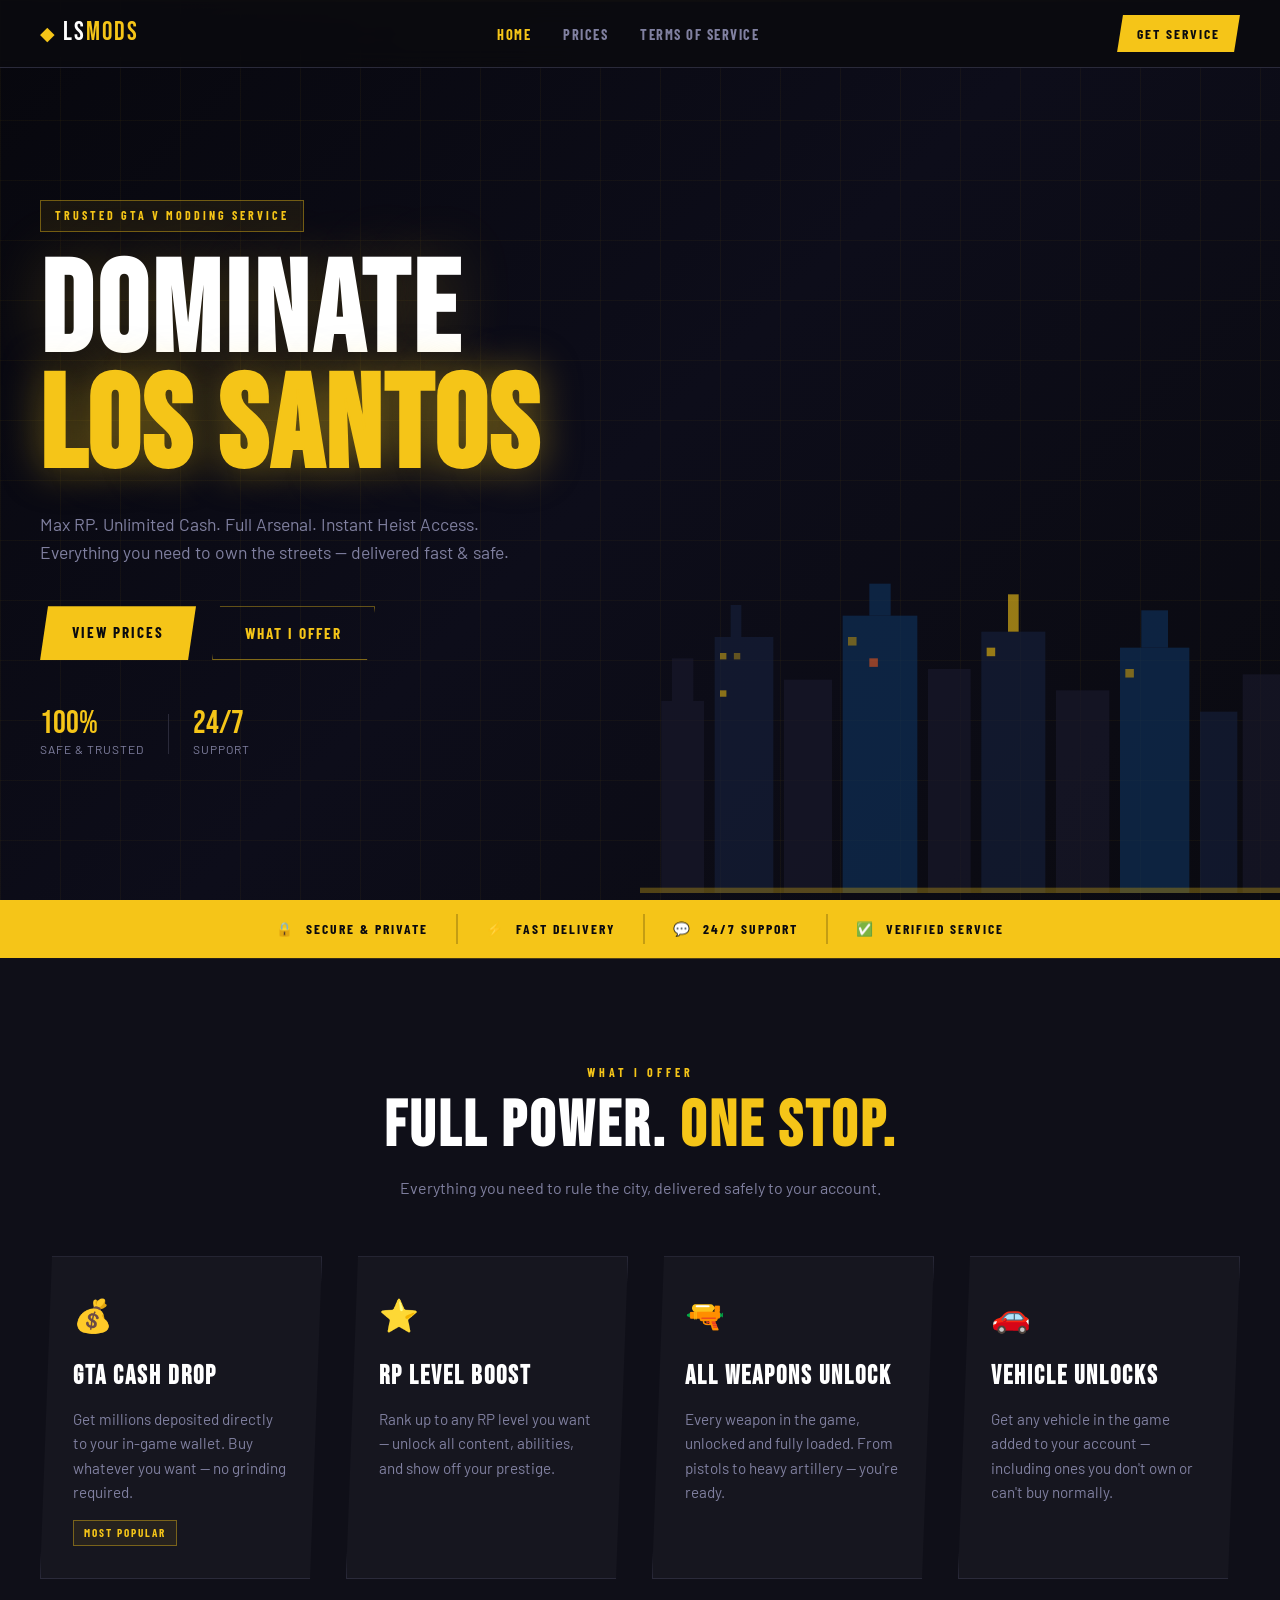
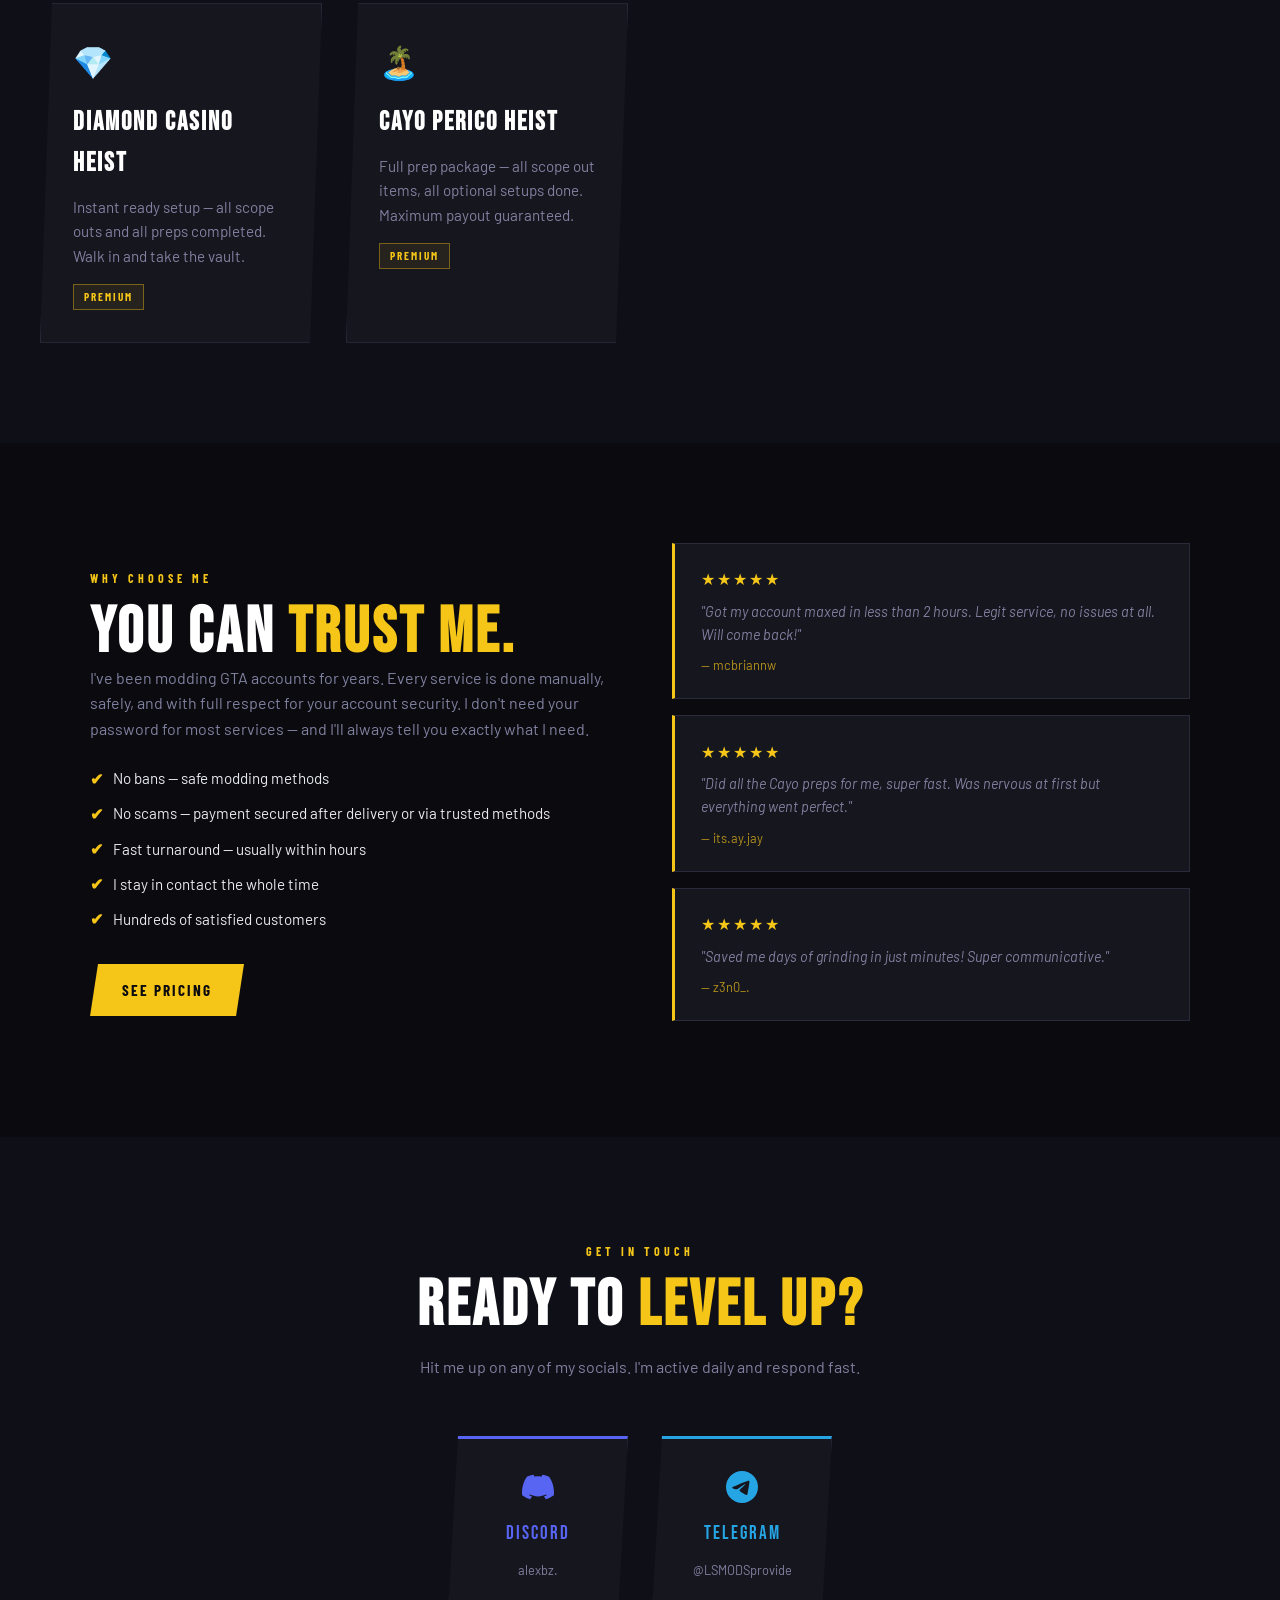
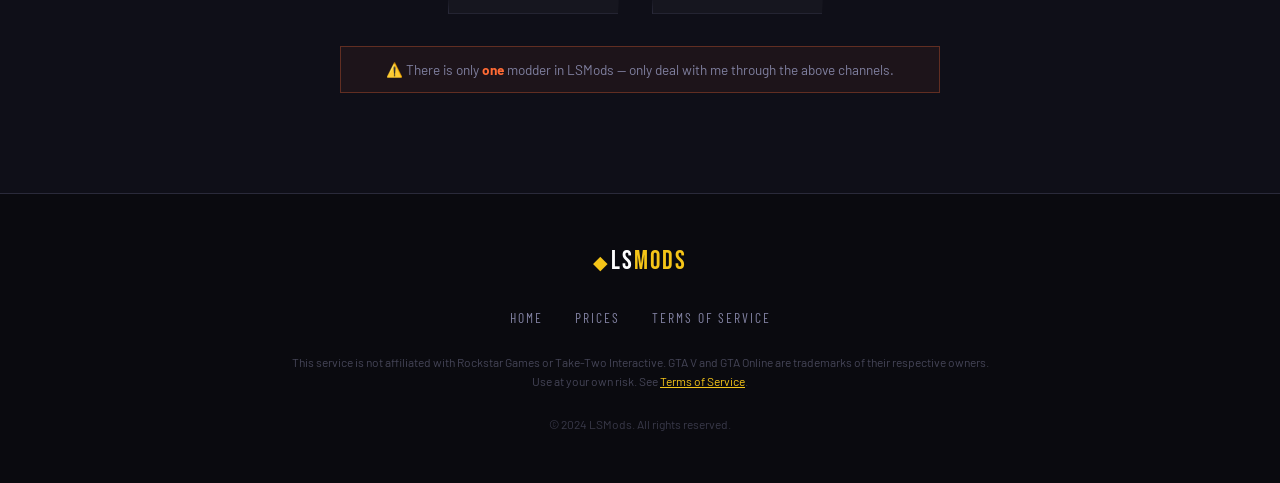
<file: index.html>
<!DOCTYPE html>
<html lang="en">
<head>
  <meta charset="UTF-8" />
  <meta name="viewport" content="width=device-width, initial-scale=1.0" />
  <title>Los Santos Mods – GTA V Modding Services</title>
  <link rel="stylesheet" href="style.css" />
  <link rel="preconnect" href="https://fonts.googleapis.com" />
  <link href="https://fonts.googleapis.com/css2?family=Bebas+Neue&family=Barlow:wght@300;400;600;700&family=Barlow+Condensed:wght@400;700&display=swap" rel="stylesheet" />
</head>
<body>

  <!-- NAV -->
  <nav class="navbar" id="navbar">
    <div class="nav-logo">
      <span class="logo-icon">◆</span>
      <span class="logo-text">LS<span class="accent">MODS</span></span>
    </div>
    <ul class="nav-links">
      <li><a href="index.html" class="active">Home</a></li>
      <li><a href="prices.html">Prices</a></li>
      <li><a href="tos.html">Terms of Service</a></li>
    </ul>
    <a href="#contact" class="nav-cta">Get Service</a>
    <button class="hamburger" id="hamburger">&#9776;</button>
  </nav>

  <!-- HERO -->
  <section class="hero">
    <div class="hero-grid-overlay"></div>
    <div class="hero-scan"></div>
    <div class="hero-content">
      <div class="hero-badge">TRUSTED GTA V MODDING SERVICE</div>
      <h1 class="hero-title">
        DOMINATE<br/>
        <span class="hero-title-accent">LOS SANTOS</span>
      </h1>
      <p class="hero-sub">Max RP. Unlimited Cash. Full Arsenal. Instant Heist Access.<br/>Everything you need to own the streets — delivered fast & safe.</p>
      <div class="hero-btns">
        <a href="prices.html" class="btn-primary">View Prices</a>
        <a href="#services" class="btn-ghost">What I Offer</a>
      </div>
      <div class="hero-stats"> 
        <div class="stat"><span class="stat-num">100%</span><span class="stat-label">Safe & Trusted</span></div>
        <div class="stat-divider"></div>
        <div class="stat"><span class="stat-num">24/7</span><span class="stat-label">Support</span></div>
      </div>
    </div>
    <div class="hero-visual">
      <div class="city-skyline">
        <svg viewBox="0 0 600 300" class="skyline-svg" xmlns="http://www.w3.org/2000/svg">
          <!-- Buildings -->
          <rect x="20" y="120" width="40" height="180" fill="var(--bld1)"/>
          <rect x="30" y="80" width="20" height="40" fill="var(--bld1)"/>
          <rect x="70" y="60" width="55" height="240" fill="var(--bld2)"/>
          <rect x="85" y="30" width="10" height="30" fill="var(--bld2)"/>
          <rect x="135" y="100" width="45" height="200" fill="var(--bld1)"/>
          <rect x="190" y="40" width="70" height="260" fill="var(--bld3)"/>
          <rect x="215" y="10" width="20" height="30" fill="var(--bld3)"/>
          <rect x="270" y="90" width="40" height="210" fill="var(--bld1)"/>
          <rect x="320" y="55" width="60" height="245" fill="var(--bld2)"/>
          <rect x="345" y="20" width="10" height="35" fill="var(--accent)"/>
          <rect x="390" y="110" width="50" height="190" fill="var(--bld1)"/>
          <rect x="450" y="70" width="65" height="230" fill="var(--bld3)"/>
          <rect x="470" y="35" width="25" height="35" fill="var(--bld3)"/>
          <rect x="525" y="130" width="35" height="170" fill="var(--bld2)"/>
          <rect x="565" y="95" width="35" height="205" fill="var(--bld1)"/>
          <!-- Windows lit up -->
          <rect x="75" y="75" width="6" height="6" fill="var(--accent)" opacity="0.8"/>
          <rect x="88" y="75" width="6" height="6" fill="var(--accent)" opacity="0.6"/>
          <rect x="75" y="110" width="6" height="6" fill="var(--accent)" opacity="0.9"/>
          <rect x="195" y="60" width="8" height="8" fill="var(--accent)" opacity="0.7"/>
          <rect x="215" y="80" width="8" height="8" fill="var(--accent2)" opacity="0.9"/>
          <rect x="325" y="70" width="8" height="8" fill="var(--accent)" opacity="1"/>
          <rect x="455" y="90" width="8" height="8" fill="var(--accent)" opacity="0.8"/>
          <!-- Ground -->
          <rect x="0" y="295" width="600" height="5" fill="var(--accent)" opacity="0.5"/>
        </svg>
      </div>
      <div class="dollar-float dollar1">$</div>
      <div class="dollar-float dollar2">$</div>
      <div class="dollar-float dollar3">★</div>
    </div>
  </section>

  <!-- TRUST STRIP -->
  <div class="trust-strip">
    <div class="trust-item"><span class="trust-icon">🔒</span> Secure & Private</div>
    <div class="trust-item"><span class="trust-icon">⚡</span> Fast Delivery</div>
    <div class="trust-item"><span class="trust-icon">💬</span> 24/7 Support</div>
    <div class="trust-item"><span class="trust-icon">✅</span> Verified Service</div>
  </div>

  <!-- SERVICES -->
  <section class="services" id="services">
    <div class="section-header">
      <span class="section-tag">WHAT I OFFER</span>
      <h2 class="section-title">Full Power. <span class="accent">One Stop.</span></h2>
      <p class="section-sub">Everything you need to rule the city, delivered safely to your account.</p>
    </div>
    <div class="services-grid">
      <div class="service-card" data-index="0">
        <div class="service-icon">💰</div>
        <h3>GTA Cash Drop</h3>
        <p>Get millions deposited directly to your in-game wallet. Buy whatever you want — no grinding required.</p>
        <span class="service-tag">Most Popular</span>
      </div>
      <div class="service-card" data-index="1">
        <div class="service-icon">⭐</div>
        <h3>RP Level Boost</h3>
        <p>Rank up to any RP level you want — unlock all content, abilities, and show off your prestige.</p>
      </div>
      <div class="service-card" data-index="2">
        <div class="service-icon">🔫</div>
        <h3>All Weapons Unlock</h3>
        <p>Every weapon in the game, unlocked and fully loaded. From pistols to heavy artillery — you're ready.</p>
      </div>
      <div class="service-card" data-index="3">
        <div class="service-icon">🚗</div>
        <h3>Vehicle Unlocks</h3>
        <p>Get any vehicle in the game added to your account — including ones you don't own or can't buy normally.</p>
      </div>
      <div class="service-card" data-index="4">
        <div class="service-icon">💎</div>
        <h3>Diamond Casino Heist</h3>
        <p>Instant ready setup — all scope outs and all preps completed. Walk in and take the vault.</p>
        <span class="service-tag">Premium</span>
      </div>
      <div class="service-card" data-index="5">
        <div class="service-icon">🏝️</div>
        <h3>Cayo Perico Heist</h3>
        <p>Full prep package — all scope out items, all optional setups done. Maximum payout guaranteed.</p>
        <span class="service-tag">Premium</span>
      </div>
    </div>
  </section>

  <!-- WHY TRUST ME -->
  <section class="trust-section">
    <div class="trust-container">
      <div class="trust-text">
        <span class="section-tag">WHY CHOOSE ME</span>
        <h2 class="section-title">You Can <span class="accent">Trust Me.</span></h2>
        <p>I've been modding GTA accounts for years. Every service is done manually, safely, and with full respect for your account security. I don't need your password for most services — and I'll always tell you exactly what I need.</p>
        <ul class="trust-list">
          <li><span class="check">✔</span> No bans — safe modding methods</li>
          <li><span class="check">✔</span> No scams — payment secured after delivery or via trusted methods</li>
          <li><span class="check">✔</span> Fast turnaround — usually within hours</li>
          <li><span class="check">✔</span> I stay in contact the whole time</li>
          <li><span class="check">✔</span> Hundreds of satisfied customers</li>
        </ul>
        <a href="prices.html" class="btn-primary">See Pricing</a>
      </div>
      <div class="trust-cards-col">
        <div class="review-card">
          <div class="review-stars">★★★★★</div>
          <p>"Got my account maxed in less than 2 hours. Legit service, no issues at all. Will come back!"</p>
          <span class="reviewer">— mcbriannw</span>
        </div>
        <div class="review-card">
          <div class="review-stars">★★★★★</div>
          <p>"Did all the Cayo preps for me, super fast. Was nervous at first but everything went perfect."</p>
          <span class="reviewer">— its.ay.jay</span>
        </div>
        <div class="review-card">
          <div class="review-stars">★★★★★</div>
          <p>"Saved me days of grinding in just minutes! Super communicative."</p>
          <span class="reviewer">— z3n0_.</span>
        </div>
      </div>
    </div>
  </section>

  <!-- CONTACT / SOCIALS -->
  <section class="contact" id="contact">
    <div class="section-header">
      <span class="section-tag">GET IN TOUCH</span>
      <h2 class="section-title">Ready to <span class="accent">Level Up?</span></h2>
      <p class="section-sub">Hit me up on any of my socials. I'm active daily and respond fast.</p>
    </div>
    <div class="socials-grid">
      <a href="#" class="social-card discord">
        <div class="social-icon">
          <svg viewBox="0 0 24 24" fill="currentColor" width="32" height="32"><path d="M20.317 4.37a19.791 19.791 0 0 0-4.885-1.515.074.074 0 0 0-.079.037c-.21.375-.444.864-.608 1.25a18.27 18.27 0 0 0-5.487 0 12.64 12.64 0 0 0-.617-1.25.077.077 0 0 0-.079-.037A19.736 19.736 0 0 0 3.677 4.37a.07.07 0 0 0-.032.027C.533 9.046-.32 13.58.099 18.057a.082.082 0 0 0 .031.057 19.9 19.9 0 0 0 5.993 3.03.078.078 0 0 0 .084-.028c.462-.63.874-1.295 1.226-1.994a.076.076 0 0 0-.041-.106 13.107 13.107 0 0 1-1.872-.892.077.077 0 0 1-.008-.128 10.2 10.2 0 0 0 .372-.292.074.074 0 0 1 .077-.01c3.928 1.793 8.18 1.793 12.062 0a.074.074 0 0 1 .078.01c.12.098.246.198.373.292a.077.077 0 0 1-.006.127 12.299 12.299 0 0 1-1.873.892.077.077 0 0 0-.041.107c.36.698.772 1.362 1.225 1.993a.076.076 0 0 0 .084.028 19.839 19.839 0 0 0 6.002-3.03.077.077 0 0 0 .032-.054c.5-5.177-.838-9.674-3.549-13.66a.061.061 0 0 0-.031-.03z"/></svg>
        </div>
        <span class="social-name">Discord</span>
        <span class="social-handle">alexbz.</span>
      </a>
      <a href="#" class="social-card telegram">
        <div class="social-icon">
          <svg viewBox="0 0 24 24" fill="currentColor" width="32" height="32"><path d="M11.944 0A12 12 0 0 0 0 12a12 12 0 0 0 12 12 12 12 0 0 0 12-12A12 12 0 0 0 12 0a12 12 0 0 0-.056 0zm4.962 7.224c.1-.002.321.023.465.14a.506.506 0 0 1 .171.325c.016.093.036.306.02.472-.18 1.898-.962 6.502-1.36 8.627-.168.9-.499 1.201-.82 1.23-.696.065-1.225-.46-1.9-.902-1.056-.693-1.653-1.124-2.678-1.8-1.185-.78-.417-1.21.258-1.91.177-.184 3.247-2.977 3.307-3.23.007-.032.014-.15-.056-.212s-.174-.041-.249-.024c-.106.024-1.793 1.14-5.061 3.345-.48.33-.913.49-1.302.48-.428-.008-1.252-.241-1.865-.44-.752-.245-1.349-.374-1.297-.789.027-.216.325-.437.893-.663 3.498-1.524 5.83-2.529 6.998-3.014 3.332-1.386 4.025-1.627 4.476-1.635z"/></svg>
        </div>
        <span class="social-name">Telegram</span>
        <span class="social-handle">@LSMODSprovide</span>
      </a>
    </div>
    <p class="contact-note">⚠️ There is only <strong>one</strong> modder in LSMods — only deal with me through the above channels.</p>
  </section>

  <!-- FOOTER -->
  <footer class="footer">
    <div class="footer-inner">
      <div class="footer-logo">
        <span class="logo-icon">◆</span>
        <span class="logo-text">LS<span class="accent">MODS</span></span>
      </div>
      <nav class="footer-links">
        <a href="index.html">Home</a>
        <a href="prices.html">Prices</a>
        <a href="tos.html">Terms of Service</a>
      </nav>
      <p class="footer-disclaimer">This service is not affiliated with Rockstar Games or Take-Two Interactive. GTA V and GTA Online are trademarks of their respective owners. Use at your own risk. See <a href="tos.html">Terms of Service</a>.</p>
      <p class="footer-copy">© 2024 LSMods. All rights reserved.</p>
    </div>
  </footer>

  <script src="script.js"></script>
</body>
</html>
</file>
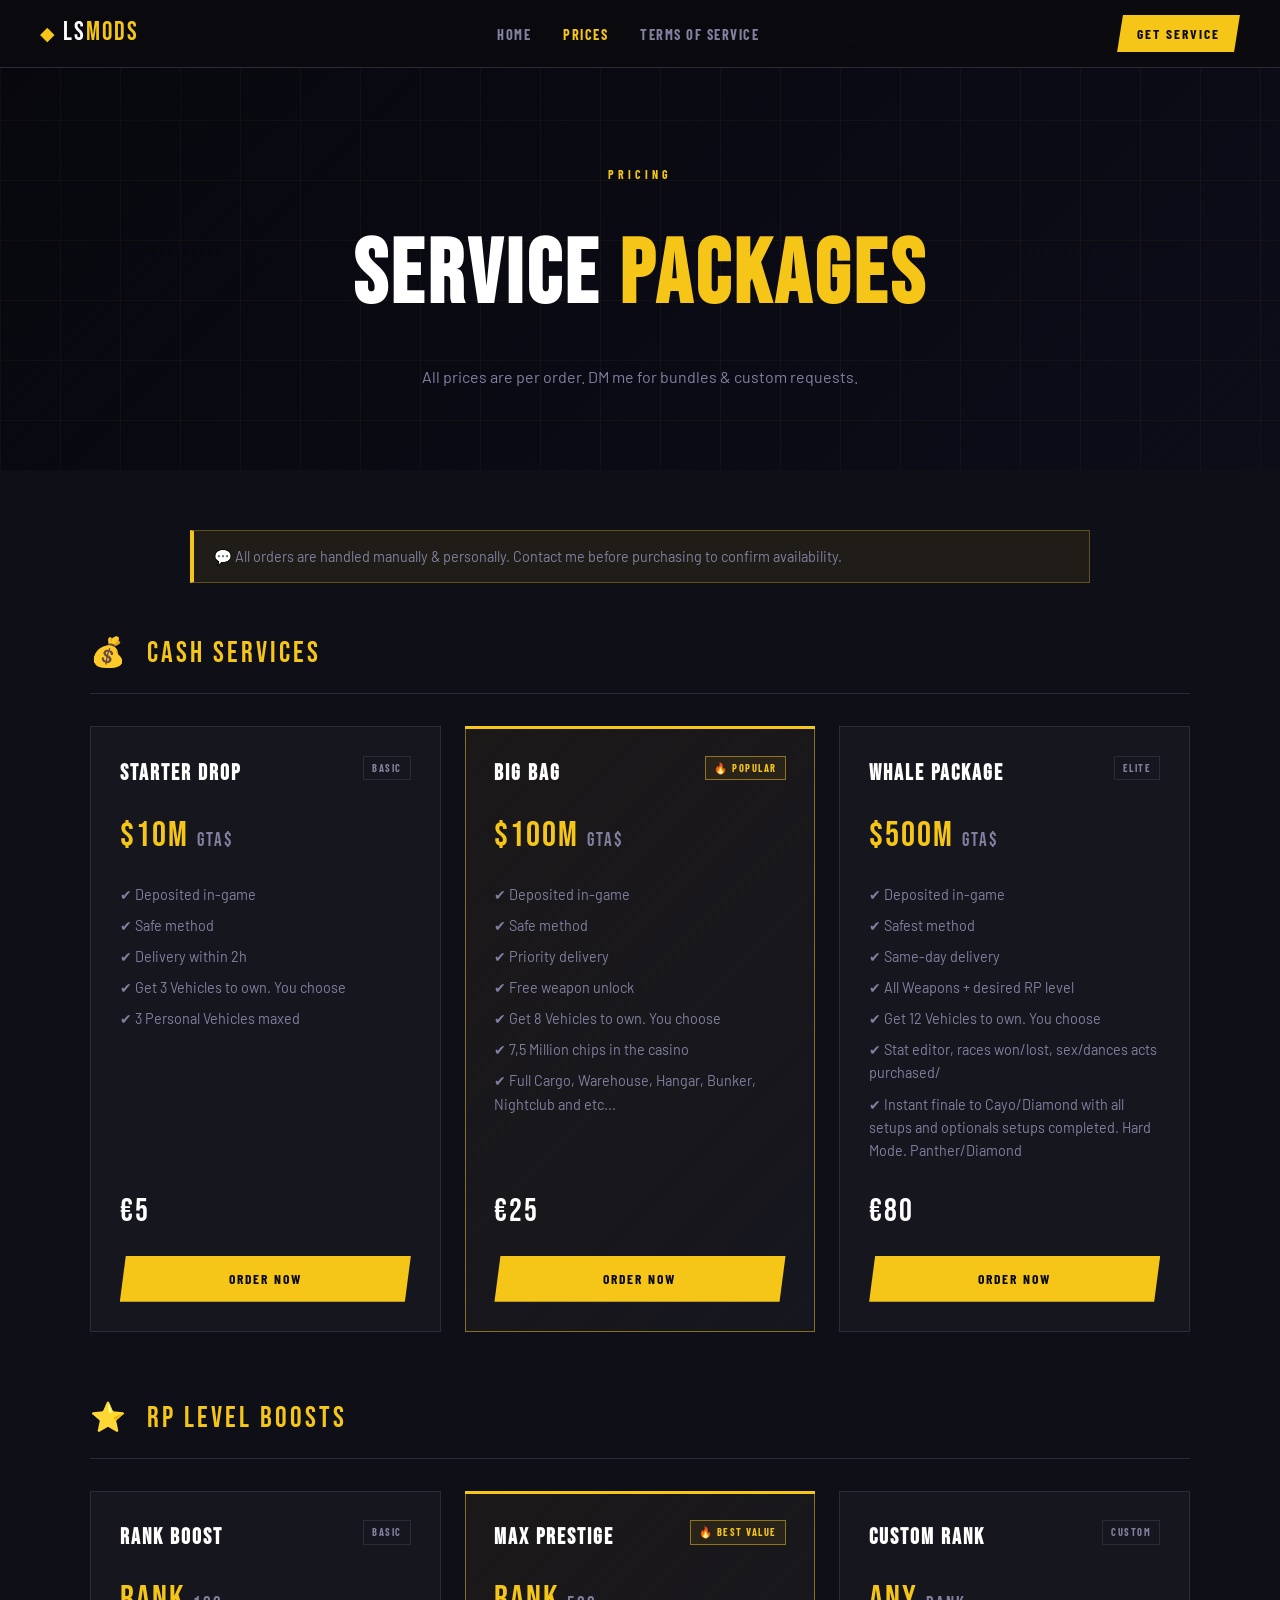
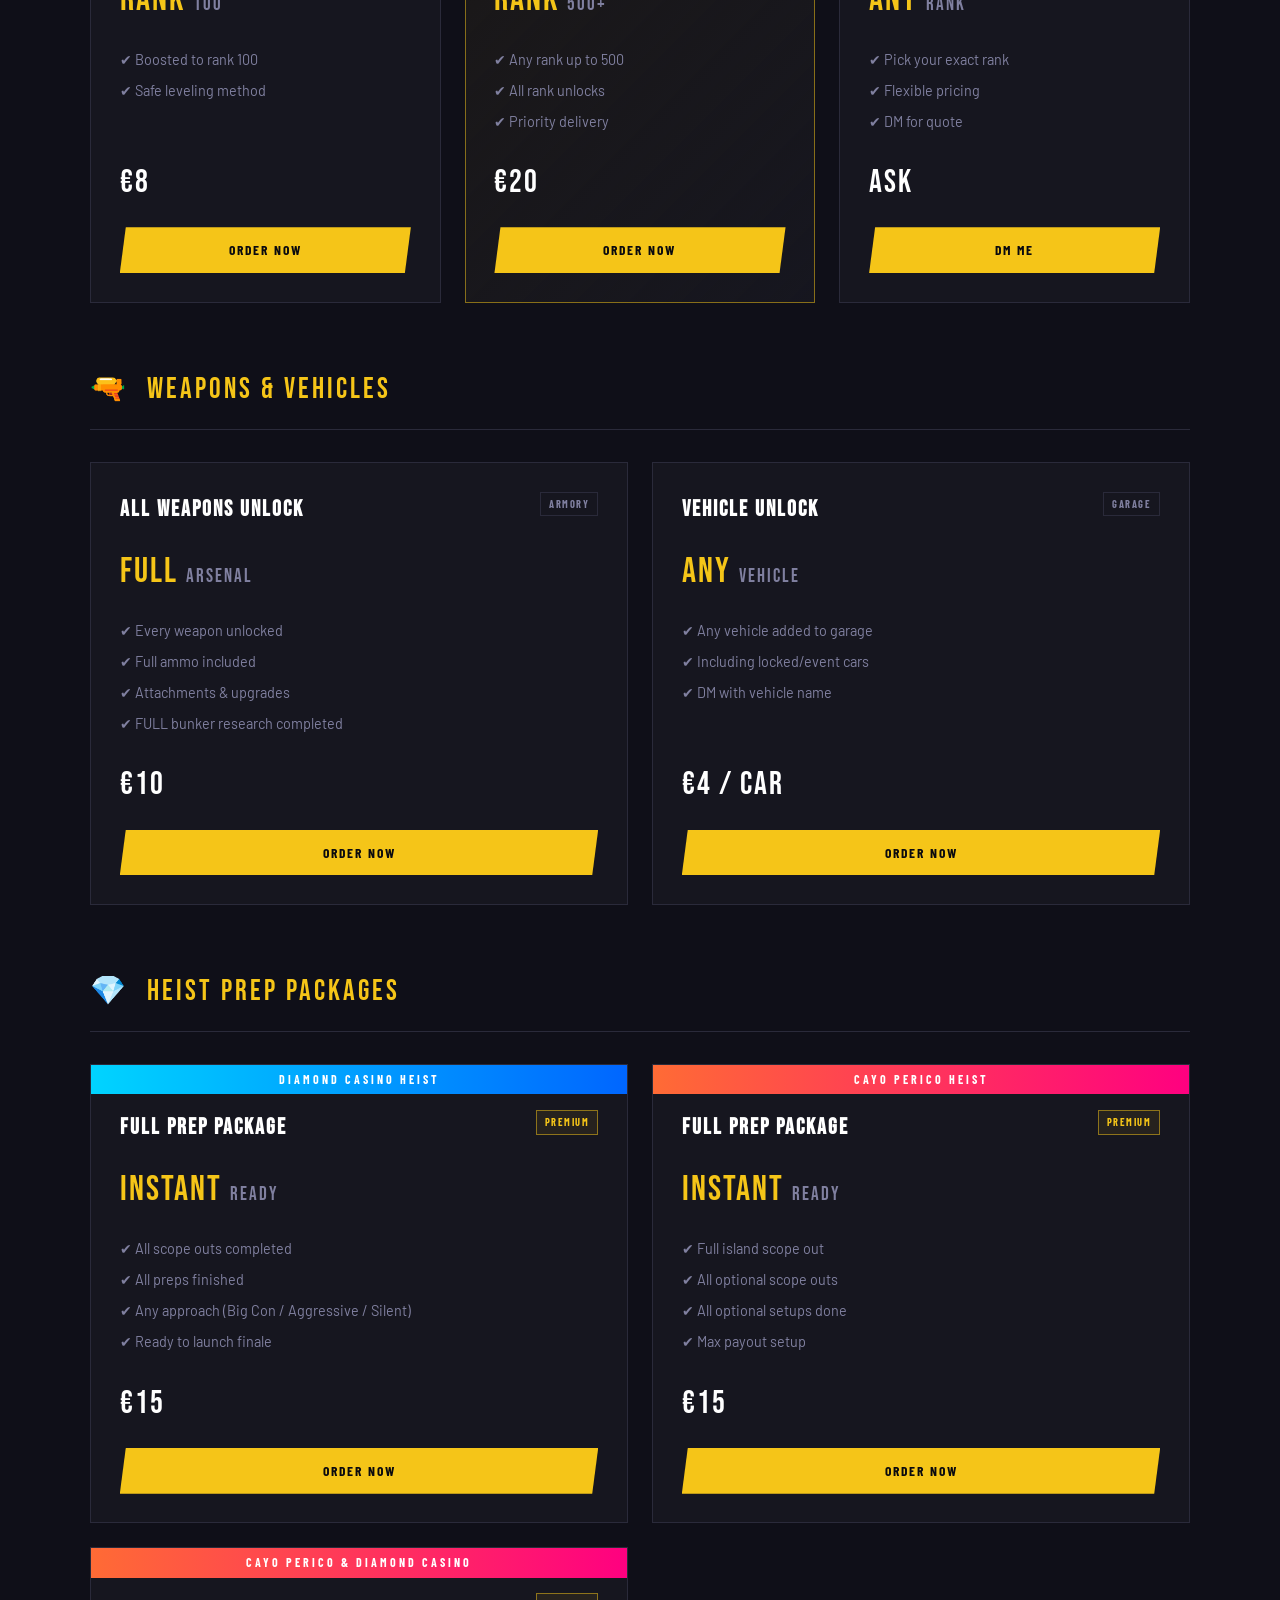
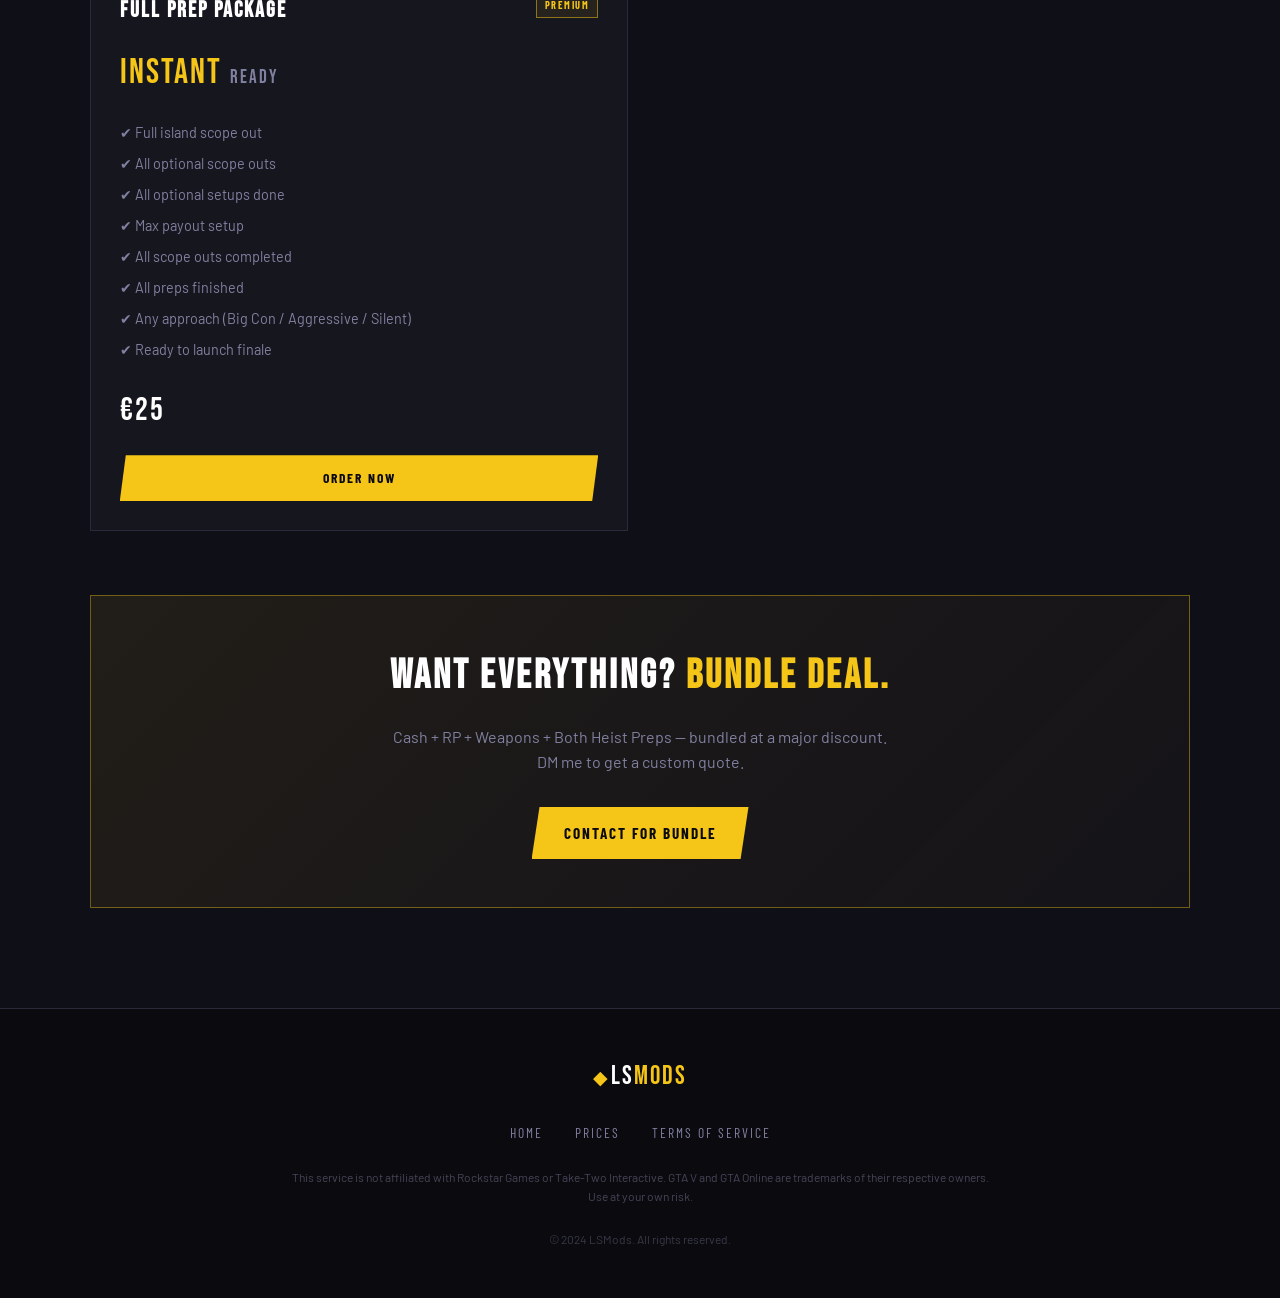
<file: Prices.html>
<!DOCTYPE html>
<html lang="en">
<head>
  <meta charset="UTF-8" />
  <meta name="viewport" content="width=device-width, initial-scale=1.0" />
  <title>Prices – LSMods GTA V Services</title>
  <link rel="stylesheet" href="style.css" />
  <link rel="preconnect" href="https://fonts.googleapis.com" />
  <link href="https://fonts.googleapis.com/css2?family=Bebas+Neue&family=Barlow:wght@300;400;600;700&family=Barlow+Condensed:wght@400;700&display=swap" rel="stylesheet" />
</head>
<body>

  <!-- NAV -->
  <nav class="navbar" id="navbar">
    <div class="nav-logo">
      <span class="logo-icon">◆</span>
      <span class="logo-text">LS<span class="accent">MODS</span></span>
    </div>
    <ul class="nav-links">
      <li><a href="index.html">Home</a></li>
      <li><a href="prices.html" class="active">Prices</a></li>
      <li><a href="tos.html">Terms of Service</a></li>
    </ul>
    <a href="index.html#contact" class="nav-cta">Get Service</a>
    <button class="hamburger" id="hamburger">&#9776;</button>
  </nav>

  <!-- PAGE HERO -->
  <section class="page-hero">
    <div class="hero-grid-overlay"></div>
    <div class="page-hero-content">
      <span class="section-tag">PRICING</span>
      <h1 class="page-title">Service <span class="accent">Packages</span></h1>
      <p>All prices are per order. DM me for bundles & custom requests.</p>
    </div>
  </section>

  <!-- PRICING SECTION -->
  <section class="pricing-section">
    <div class="pricing-note">
      <span>💬 All orders are handled manually & personally. Contact me before purchasing to confirm availability.</span>
    </div>

    <div class="pricing-category">
      <div class="cat-header"><span class="cat-icon">💰</span> Cash Services</div>
      <div class="pricing-grid">
        <div class="price-card">
          <div class="price-top">
            <h3>Starter Drop</h3>
            <span class="price-badge">Basic</span>
          </div>
          <div class="amount">$10M <span class="currency">GTA$</span></div>
          <ul class="price-features">
            <li>✔ Deposited in-game</li>
            <li>✔ Safe method</li>
            <li>✔ Delivery within 2h</li>
            <li>✔ Get 3 Vehicles to own. You choose</li>
            <li>✔ 3 Personal Vehicles maxed</li>
          </ul>
          <div class="real-price">€5</div>
          <a href="index.html#contact" class="btn-price">Order Now</a>
        </div>
        <div class="price-card featured">
          <div class="price-top">
            <h3>Big Bag</h3>
            <span class="price-badge hot">🔥 Popular</span>
          </div>
          <div class="amount">$100M <span class="currency">GTA$</span></div>
          <ul class="price-features">
            <li>✔ Deposited in-game</li>
            <li>✔ Safe method</li>
            <li>✔ Priority delivery</li>
            <li>✔ Free weapon unlock</li>
            <li>✔ Get 8 Vehicles to own. You choose</li>
            <li>✔ 7,5 Million chips in the casino</li>
            <li>✔ Full Cargo, Warehouse, Hangar, Bunker, Nightclub and etc...</li>
          </ul>
          <div class="real-price">€25</div>
          <a href="index.html#contact" class="btn-price">Order Now</a>
        </div>
        <div class="price-card">
          <div class="price-top">
            <h3>Whale Package</h3>
            <span class="price-badge">Elite</span>
          </div>
          <div class="amount">$500M <span class="currency">GTA$</span></div>
          <ul class="price-features">
            <li>✔ Deposited in-game</li>
            <li>✔ Safest method</li>
            <li>✔ Same-day delivery</li>
            <li>✔ All Weapons + desired RP level</li>
            <li>✔ Get 12 Vehicles to own. You choose</li>
            <li>✔ Stat editor, races won/lost, sex/dances acts purchased/</li>
            <li>✔ Instant finale to Cayo/Diamond with all setups and optionals setups completed. Hard Mode. Panther/Diamond </li>
          </ul>
          <div class="real-price">€80</div>
          <a href="index.html#contact" class="btn-price">Order Now</a>
        </div>
      </div>
    </div>

    <div class="pricing-category">
      <div class="cat-header"><span class="cat-icon">⭐</span> RP Level Boosts</div>
      <div class="pricing-grid">
        <div class="price-card">
          <div class="price-top"><h3>Rank Boost</h3><span class="price-badge">Basic</span></div>
          <div class="amount">Rank <span class="currency">100</span></div>
          <ul class="price-features">
            <li>✔ Boosted to rank 100</li>
            <li>✔ Safe leveling method</li>
          </ul>
          <div class="real-price">€8</div>
          <a href="index.html#contact" class="btn-price">Order Now</a>
        </div>
        <div class="price-card featured">
          <div class="price-top"><h3>Max Prestige</h3><span class="price-badge hot">🔥 Best Value</span></div>
          <div class="amount">Rank <span class="currency">500+</span></div>
          <ul class="price-features">
            <li>✔ Any rank up to 500</li>
            <li>✔ All rank unlocks</li>
            <li>✔ Priority delivery</li>
          </ul>
          <div class="real-price">€20</div>
          <a href="index.html#contact" class="btn-price">Order Now</a>
        </div>
        <div class="price-card">
          <div class="price-top"><h3>Custom Rank</h3><span class="price-badge">Custom</span></div>
          <div class="amount">Any <span class="currency">Rank</span></div>
          <ul class="price-features">
            <li>✔ Pick your exact rank</li>
            <li>✔ Flexible pricing</li>
            <li>✔ DM for quote</li>
          </ul>
          <div class="real-price">Ask</div>
          <a href="index.html#contact" class="btn-price">DM Me</a>
        </div>
      </div>
    </div>

    <div class="pricing-category">
      <div class="cat-header"><span class="cat-icon">🔫</span> Weapons & Vehicles</div>
      <div class="pricing-grid two-col">
        <div class="price-card">
          <div class="price-top"><h3>All Weapons Unlock</h3><span class="price-badge">Armory</span></div>
          <div class="amount">Full <span class="currency">Arsenal</span></div>
          <ul class="price-features">
            <li>✔ Every weapon unlocked</li>
            <li>✔ Full ammo included</li>
            <li>✔ Attachments & upgrades</li>
            <li>✔ FULL bunker research completed</li>
          </ul>
          <div class="real-price">€10</div>
          <a href="index.html#contact" class="btn-price">Order Now</a>
        </div>
        <div class="price-card">
          <div class="price-top"><h3>Vehicle Unlock</h3><span class="price-badge">Garage</span></div>
          <div class="amount">Any <span class="currency">Vehicle</span></div>
          <ul class="price-features">
            <li>✔ Any vehicle added to garage</li>
            <li>✔ Including locked/event cars</li>
            <li>✔ DM with vehicle name</li>
          </ul>
          <div class="real-price">€4 / car</div>
          <a href="index.html#contact" class="btn-price">Order Now</a>
        </div>
      </div>
    </div>

    <div class="pricing-category">
      <div class="cat-header"><span class="cat-icon">💎</span> Heist Prep Packages</div>
      <div class="pricing-grid two-col">
        <div class="price-card heist-card">
          <div class="heist-banner">Diamond Casino Heist</div>
          <div class="price-top"><h3>Full Prep Package</h3><span class="price-badge hot">Premium</span></div>
          <div class="amount">Instant <span class="currency">Ready</span></div>
          <ul class="price-features">
            <li>✔ All scope outs completed</li>
            <li>✔ All preps finished</li>
            <li>✔ Any approach (Big Con / Aggressive / Silent)</li>
            <li>✔ Ready to launch finale</li>
          </ul>
          <div class="real-price">€15</div>
          <a href="index.html#contact" class="btn-price">Order Now</a>
        </div>
        <div class="price-card heist-card">
          <div class="heist-banner cayo">Cayo Perico Heist</div>
          <div class="price-top"><h3>Full Prep Package</h3><span class="price-badge hot">Premium</span></div>
          <div class="amount">Instant <span class="currency">Ready</span></div>
          <ul class="price-features">
            <li>✔ Full island scope out</li>
            <li>✔ All optional scope outs</li>
            <li>✔ All optional setups done</li>
            <li>✔ Max payout setup</li>
          </ul>
          <div class="real-price">€15</div>
          <a href="index.html#contact" class="btn-price">Order Now</a>
        </div>
        <div class="price-card heist-card">
            <div class="heist-banner cayo">Cayo Perico & Diamond Casino</div>
            <div class="price-top"><h3>Full Prep Package</h3><span class="price-badge hot">Premium</span></div>
            <div class="amount">Instant <span class="currency">Ready</span></div>
            <ul class="price-features">
              <li>✔ Full island scope out</li>
              <li>✔ All optional scope outs</li>
              <li>✔ All optional setups done</li>
              <li>✔ Max payout setup</li>
              <li>✔ All scope outs completed</li>
              <li>✔ All preps finished</li>
              <li>✔ Any approach (Big Con / Aggressive / Silent)</li>
              <li>✔ Ready to launch finale</li>
            </ul>
            <div class="real-price">€25</div>
            <a href="index.html#contact" class="btn-price">Order Now</a>
          </div>
      </div>
    </div>

    <div class="bundle-cta">
      <div class="bundle-inner">
        <h2>Want Everything? <span class="accent">Bundle Deal.</span></h2>
        <p>Cash + RP + Weapons + Both Heist Preps — bundled at a major discount. DM me to get a custom quote.</p>
        <a href="index.html#contact" class="btn-primary">Contact for Bundle</a>
      </div>
    </div>
  </section>

  <!-- FOOTER -->
  <footer class="footer">
    <div class="footer-inner">
      <div class="footer-logo">
        <span class="logo-icon">◆</span>
        <span class="logo-text">LS<span class="accent">MODS</span></span>
      </div>
      <nav class="footer-links">
        <a href="index.html">Home</a>
        <a href="prices.html">Prices</a>
        <a href="tos.html">Terms of Service</a>
      </nav>
      <p class="footer-disclaimer">This service is not affiliated with Rockstar Games or Take-Two Interactive. GTA V and GTA Online are trademarks of their respective owners. Use at your own risk.</p>
      <p class="footer-copy">© 2024 LSMods. All rights reserved.</p>
    </div>
  </footer>

  <script src="script.js"></script>
</body>
</html>
</file>
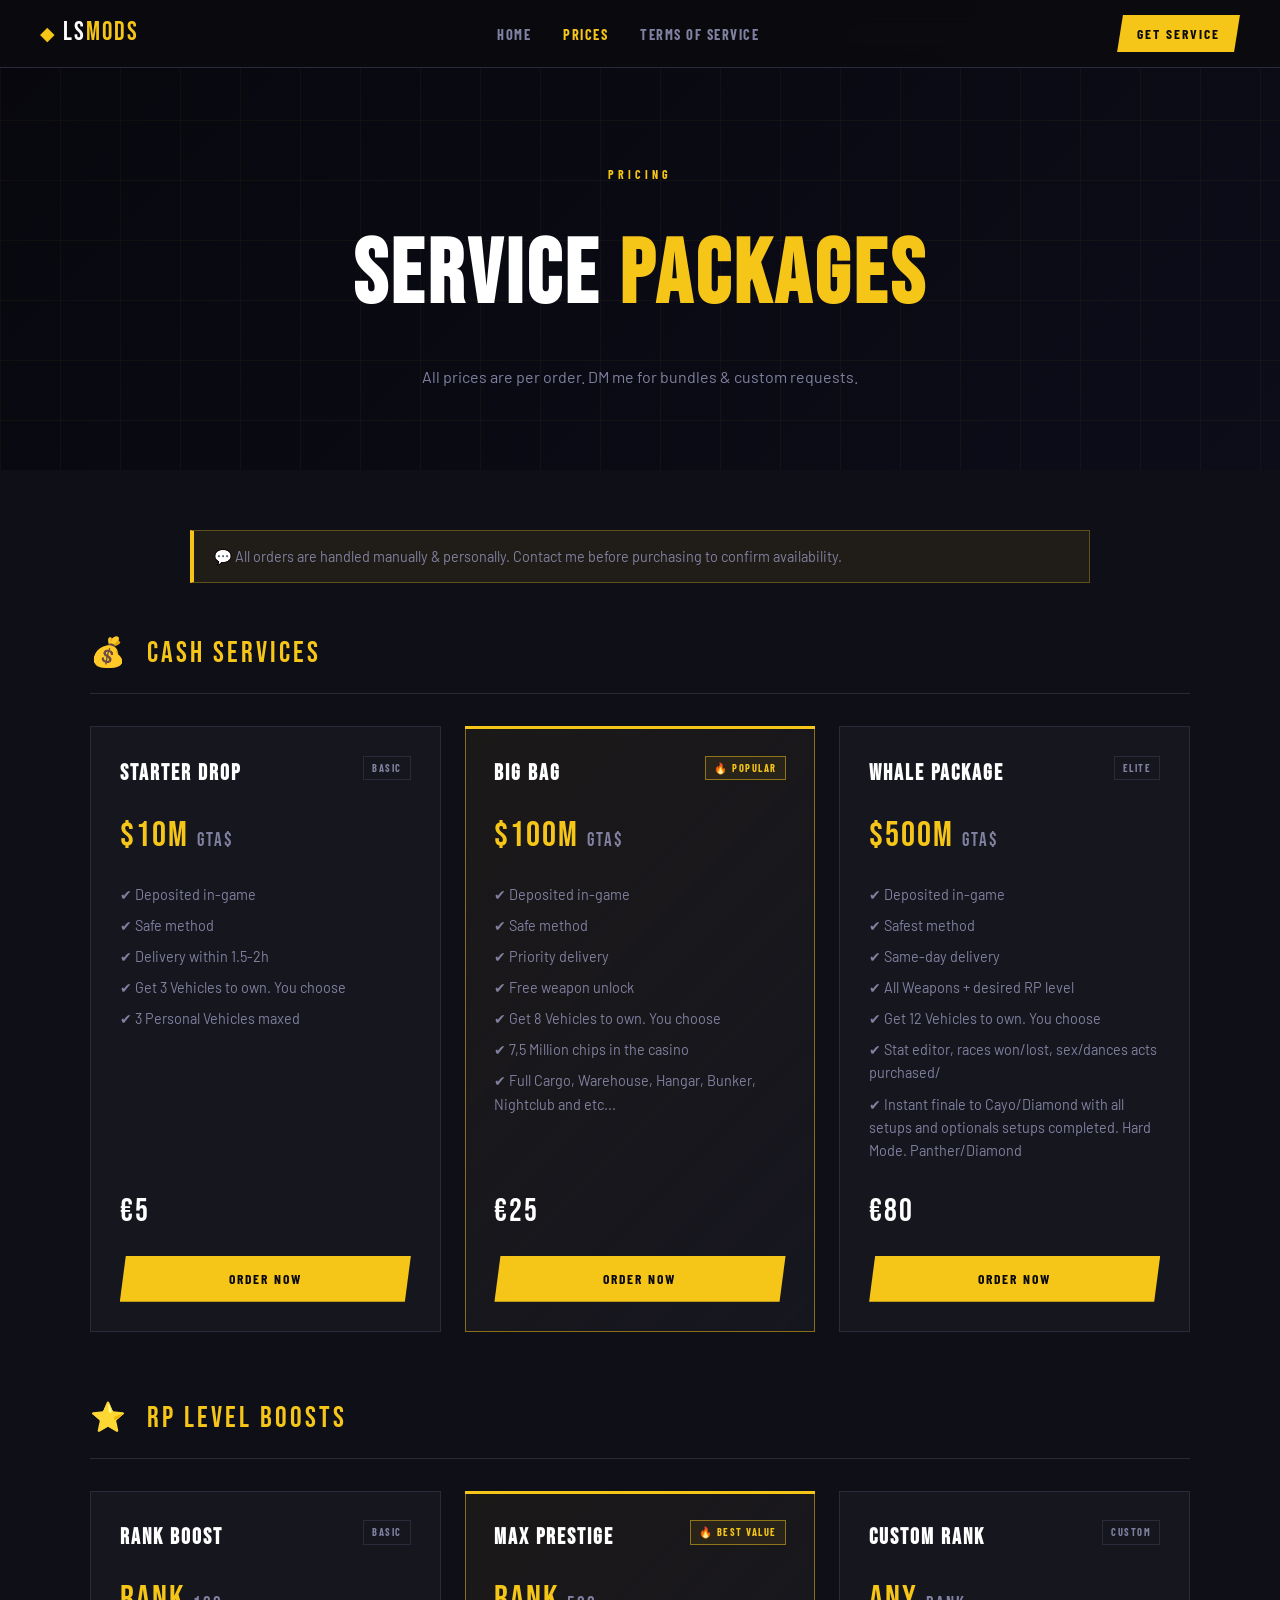
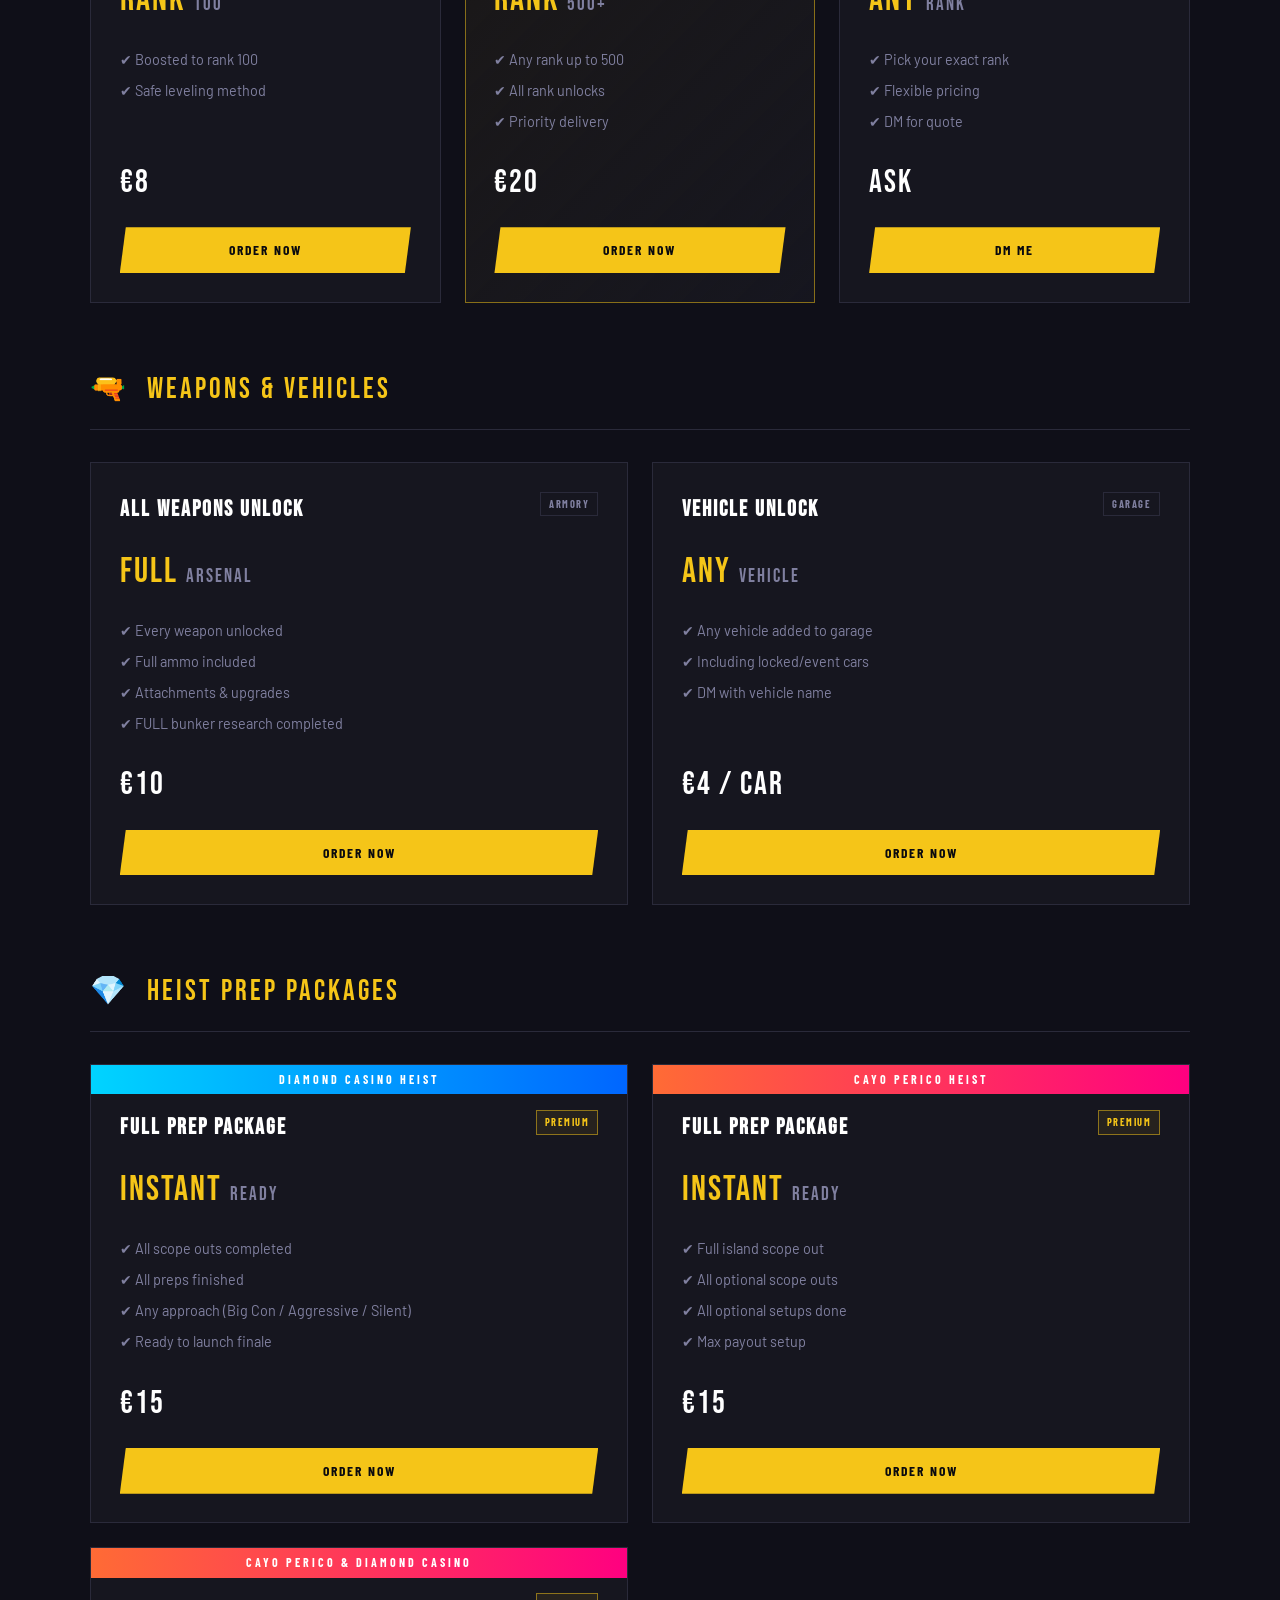
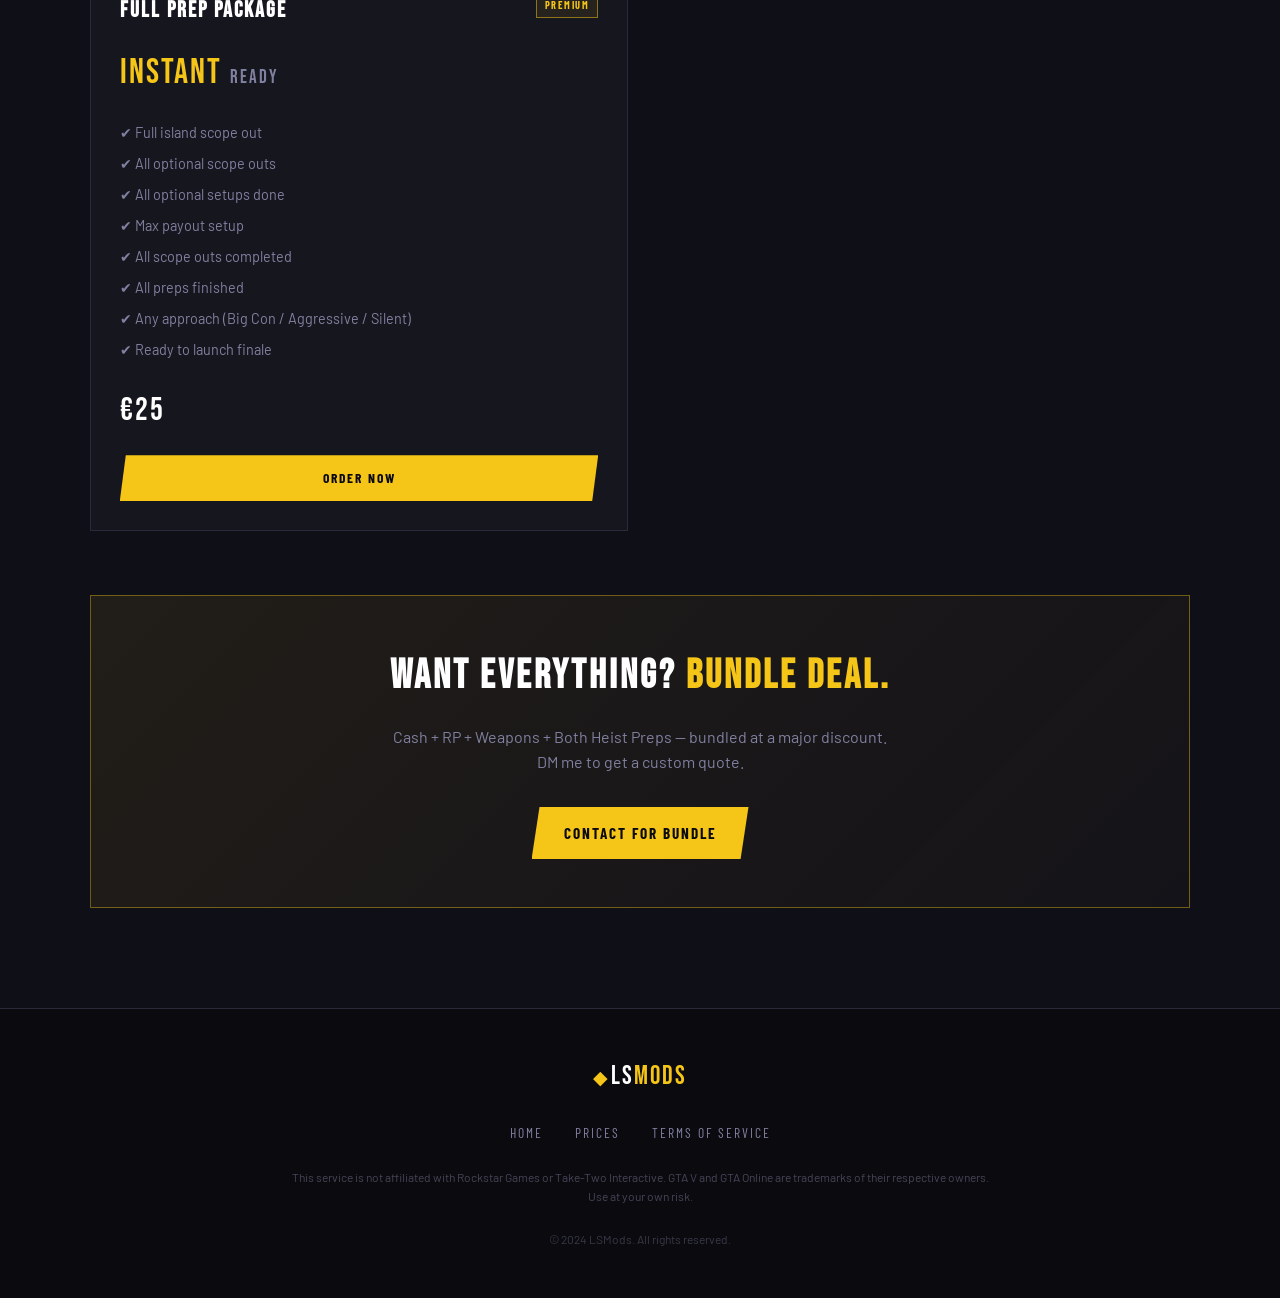
<file: prices.html>
<!DOCTYPE html>
<html lang="en">
<head>
  <meta charset="UTF-8" />
  <meta name="viewport" content="width=device-width, initial-scale=1.0" />
  <title>Prices – LSMods GTA V Services</title>
  <link rel="stylesheet" href="style.css" />
  <link rel="preconnect" href="https://fonts.googleapis.com" />
  <link href="https://fonts.googleapis.com/css2?family=Bebas+Neue&family=Barlow:wght@300;400;600;700&family=Barlow+Condensed:wght@400;700&display=swap" rel="stylesheet" />
</head>
<body>

  <!-- NAV -->
  <nav class="navbar" id="navbar">
    <div class="nav-logo">
      <span class="logo-icon">◆</span>
      <span class="logo-text">LS<span class="accent">MODS</span></span>
    </div>
    <ul class="nav-links">
      <li><a href="index.html">Home</a></li>
      <li><a href="prices.html" class="active">Prices</a></li>
      <li><a href="tos.html">Terms of Service</a></li>
    </ul>
    <a href="index.html#contact" class="nav-cta">Get Service</a>
    <button class="hamburger" id="hamburger">&#9776;</button>
  </nav>

  <!-- PAGE HERO -->
  <section class="page-hero">
    <div class="hero-grid-overlay"></div>
    <div class="page-hero-content">
      <span class="section-tag">PRICING</span>
      <h1 class="page-title">Service <span class="accent">Packages</span></h1>
      <p>All prices are per order. DM me for bundles & custom requests.</p>
    </div>
  </section>

  <!-- PRICING SECTION -->
  <section class="pricing-section">
    <div class="pricing-note">
      <span>💬 All orders are handled manually & personally. Contact me before purchasing to confirm availability.</span>
    </div>

    <div class="pricing-category">
      <div class="cat-header"><span class="cat-icon">💰</span> Cash Services</div>
      <div class="pricing-grid">
        <div class="price-card">
          <div class="price-top">
            <h3>Starter Drop</h3>
            <span class="price-badge">Basic</span>
          </div>
          <div class="amount">$10M <span class="currency">GTA$</span></div>
          <ul class="price-features">
            <li>✔ Deposited in-game</li>
            <li>✔ Safe method</li>
            <li>✔ Delivery within 1.5-2h</li>
            <li>✔ Get 3 Vehicles to own. You choose</li>
            <li>✔ 3 Personal Vehicles maxed</li>
          </ul>
          <div class="real-price">€5</div>
          <a href="index.html#contact" class="btn-price">Order Now</a>
        </div>
        <div class="price-card featured">
          <div class="price-top">
            <h3>Big Bag</h3>
            <span class="price-badge hot">🔥 Popular</span>
          </div>
          <div class="amount">$100M <span class="currency">GTA$</span></div>
          <ul class="price-features">
            <li>✔ Deposited in-game</li>
            <li>✔ Safe method</li>
            <li>✔ Priority delivery</li>
            <li>✔ Free weapon unlock</li>
            <li>✔ Get 8 Vehicles to own. You choose</li>
            <li>✔ 7,5 Million chips in the casino</li>
            <li>✔ Full Cargo, Warehouse, Hangar, Bunker, Nightclub and etc...</li>
          </ul>
          <div class="real-price">€25</div>
          <a href="index.html#contact" class="btn-price">Order Now</a>
        </div>
        <div class="price-card">
          <div class="price-top">
            <h3>Whale Package</h3>
            <span class="price-badge">Elite</span>
          </div>
          <div class="amount">$500M <span class="currency">GTA$</span></div>
          <ul class="price-features">
            <li>✔ Deposited in-game</li>
            <li>✔ Safest method</li>
            <li>✔ Same-day delivery</li>
            <li>✔ All Weapons + desired RP level</li>
            <li>✔ Get 12 Vehicles to own. You choose</li>
            <li>✔ Stat editor, races won/lost, sex/dances acts purchased/</li>
            <li>✔ Instant finale to Cayo/Diamond with all setups and optionals setups completed. Hard Mode. Panther/Diamond </li>
          </ul>
          <div class="real-price">€80</div>
          <a href="index.html#contact" class="btn-price">Order Now</a>
        </div>
      </div>
    </div>

    <div class="pricing-category">
      <div class="cat-header"><span class="cat-icon">⭐</span> RP Level Boosts</div>
      <div class="pricing-grid">
        <div class="price-card">
          <div class="price-top"><h3>Rank Boost</h3><span class="price-badge">Basic</span></div>
          <div class="amount">Rank <span class="currency">100</span></div>
          <ul class="price-features">
            <li>✔ Boosted to rank 100</li>
            <li>✔ Safe leveling method</li>
          </ul>
          <div class="real-price">€8</div>
          <a href="index.html#contact" class="btn-price">Order Now</a>
        </div>
        <div class="price-card featured">
          <div class="price-top"><h3>Max Prestige</h3><span class="price-badge hot">🔥 Best Value</span></div>
          <div class="amount">Rank <span class="currency">500+</span></div>
          <ul class="price-features">
            <li>✔ Any rank up to 500</li>
            <li>✔ All rank unlocks</li>
            <li>✔ Priority delivery</li>
          </ul>
          <div class="real-price">€20</div>
          <a href="index.html#contact" class="btn-price">Order Now</a>
        </div>
        <div class="price-card">
          <div class="price-top"><h3>Custom Rank</h3><span class="price-badge">Custom</span></div>
          <div class="amount">Any <span class="currency">Rank</span></div>
          <ul class="price-features">
            <li>✔ Pick your exact rank</li>
            <li>✔ Flexible pricing</li>
            <li>✔ DM for quote</li>
          </ul>
          <div class="real-price">Ask</div>
          <a href="index.html#contact" class="btn-price">DM Me</a>
        </div>
      </div>
    </div>

    <div class="pricing-category">
      <div class="cat-header"><span class="cat-icon">🔫</span> Weapons & Vehicles</div>
      <div class="pricing-grid two-col">
        <div class="price-card">
          <div class="price-top"><h3>All Weapons Unlock</h3><span class="price-badge">Armory</span></div>
          <div class="amount">Full <span class="currency">Arsenal</span></div>
          <ul class="price-features">
            <li>✔ Every weapon unlocked</li>
            <li>✔ Full ammo included</li>
            <li>✔ Attachments & upgrades</li>
            <li>✔ FULL bunker research completed</li>
          </ul>
          <div class="real-price">€10</div>
          <a href="index.html#contact" class="btn-price">Order Now</a>
        </div>
        <div class="price-card">
          <div class="price-top"><h3>Vehicle Unlock</h3><span class="price-badge">Garage</span></div>
          <div class="amount">Any <span class="currency">Vehicle</span></div>
          <ul class="price-features">
            <li>✔ Any vehicle added to garage</li>
            <li>✔ Including locked/event cars</li>
            <li>✔ DM with vehicle name</li>
          </ul>
          <div class="real-price">€4 / car</div>
          <a href="index.html#contact" class="btn-price">Order Now</a>
        </div>
      </div>
    </div>

    <div class="pricing-category">
      <div class="cat-header"><span class="cat-icon">💎</span> Heist Prep Packages</div>
      <div class="pricing-grid two-col">
        <div class="price-card heist-card">
          <div class="heist-banner">Diamond Casino Heist</div>
          <div class="price-top"><h3>Full Prep Package</h3><span class="price-badge hot">Premium</span></div>
          <div class="amount">Instant <span class="currency">Ready</span></div>
          <ul class="price-features">
            <li>✔ All scope outs completed</li>
            <li>✔ All preps finished</li>
            <li>✔ Any approach (Big Con / Aggressive / Silent)</li>
            <li>✔ Ready to launch finale</li>
          </ul>
          <div class="real-price">€15</div>
          <a href="index.html#contact" class="btn-price">Order Now</a>
        </div>
        <div class="price-card heist-card">
          <div class="heist-banner cayo">Cayo Perico Heist</div>
          <div class="price-top"><h3>Full Prep Package</h3><span class="price-badge hot">Premium</span></div>
          <div class="amount">Instant <span class="currency">Ready</span></div>
          <ul class="price-features">
            <li>✔ Full island scope out</li>
            <li>✔ All optional scope outs</li>
            <li>✔ All optional setups done</li>
            <li>✔ Max payout setup</li>
          </ul>
          <div class="real-price">€15</div>
          <a href="index.html#contact" class="btn-price">Order Now</a>
        </div>
        <div class="price-card heist-card">
            <div class="heist-banner cayo">Cayo Perico & Diamond Casino</div>
            <div class="price-top"><h3>Full Prep Package</h3><span class="price-badge hot">Premium</span></div>
            <div class="amount">Instant <span class="currency">Ready</span></div>
            <ul class="price-features">
              <li>✔ Full island scope out</li>
              <li>✔ All optional scope outs</li>
              <li>✔ All optional setups done</li>
              <li>✔ Max payout setup</li>
              <li>✔ All scope outs completed</li>
              <li>✔ All preps finished</li>
              <li>✔ Any approach (Big Con / Aggressive / Silent)</li>
              <li>✔ Ready to launch finale</li>
            </ul>
            <div class="real-price">€25</div>
            <a href="index.html#contact" class="btn-price">Order Now</a>
          </div>
      </div>
    </div>

    <div class="bundle-cta">
      <div class="bundle-inner">
        <h2>Want Everything? <span class="accent">Bundle Deal.</span></h2>
        <p>Cash + RP + Weapons + Both Heist Preps — bundled at a major discount. DM me to get a custom quote.</p>
        <a href="index.html#contact" class="btn-primary">Contact for Bundle</a>
      </div>
    </div>
  </section>

  <!-- FOOTER -->
  <footer class="footer">
    <div class="footer-inner">
      <div class="footer-logo">
        <span class="logo-icon">◆</span>
        <span class="logo-text">LS<span class="accent">MODS</span></span>
      </div>
      <nav class="footer-links">
        <a href="index.html">Home</a>
        <a href="prices.html">Prices</a>
        <a href="tos.html">Terms of Service</a>
      </nav>
      <p class="footer-disclaimer">This service is not affiliated with Rockstar Games or Take-Two Interactive. GTA V and GTA Online are trademarks of their respective owners. Use at your own risk.</p>
      <p class="footer-copy">© 2024 LSMods. All rights reserved.</p>
    </div>
  </footer>

  <script src="script.js"></script>
</body>
</html>
</file>
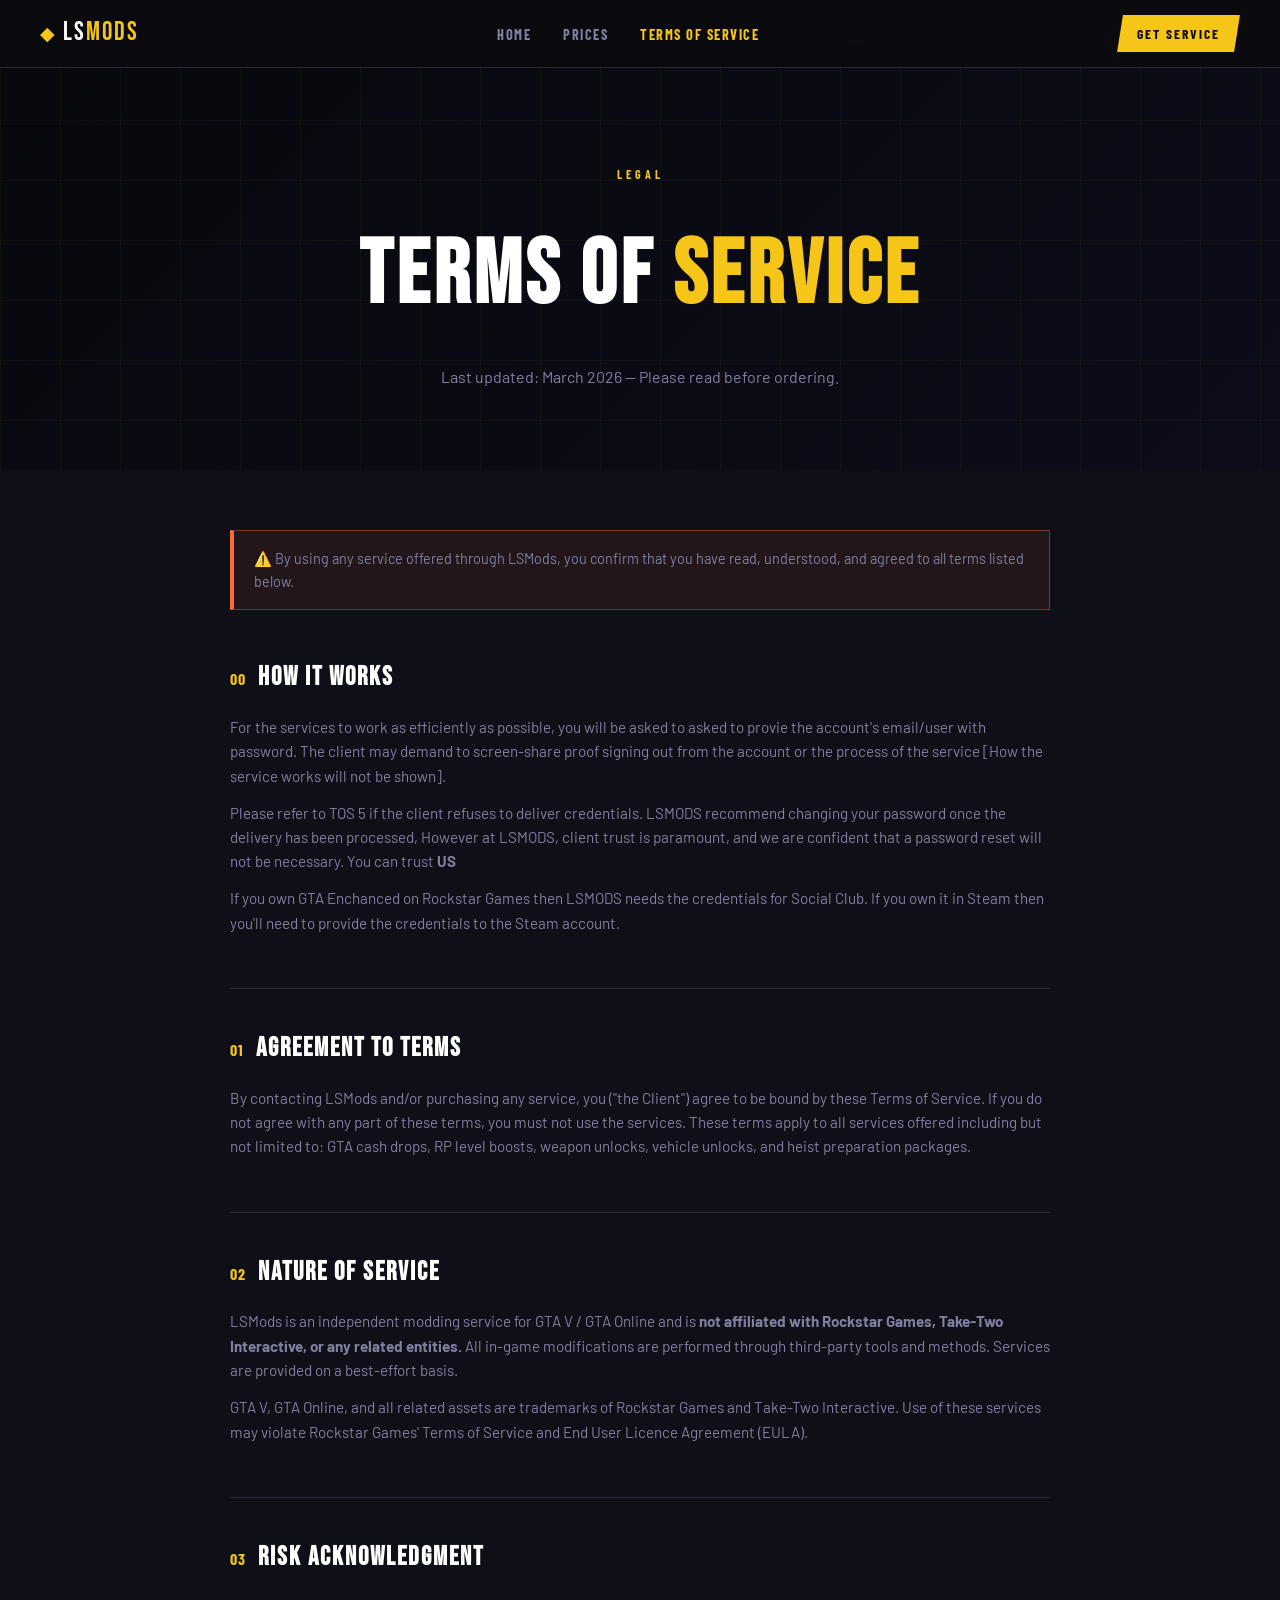
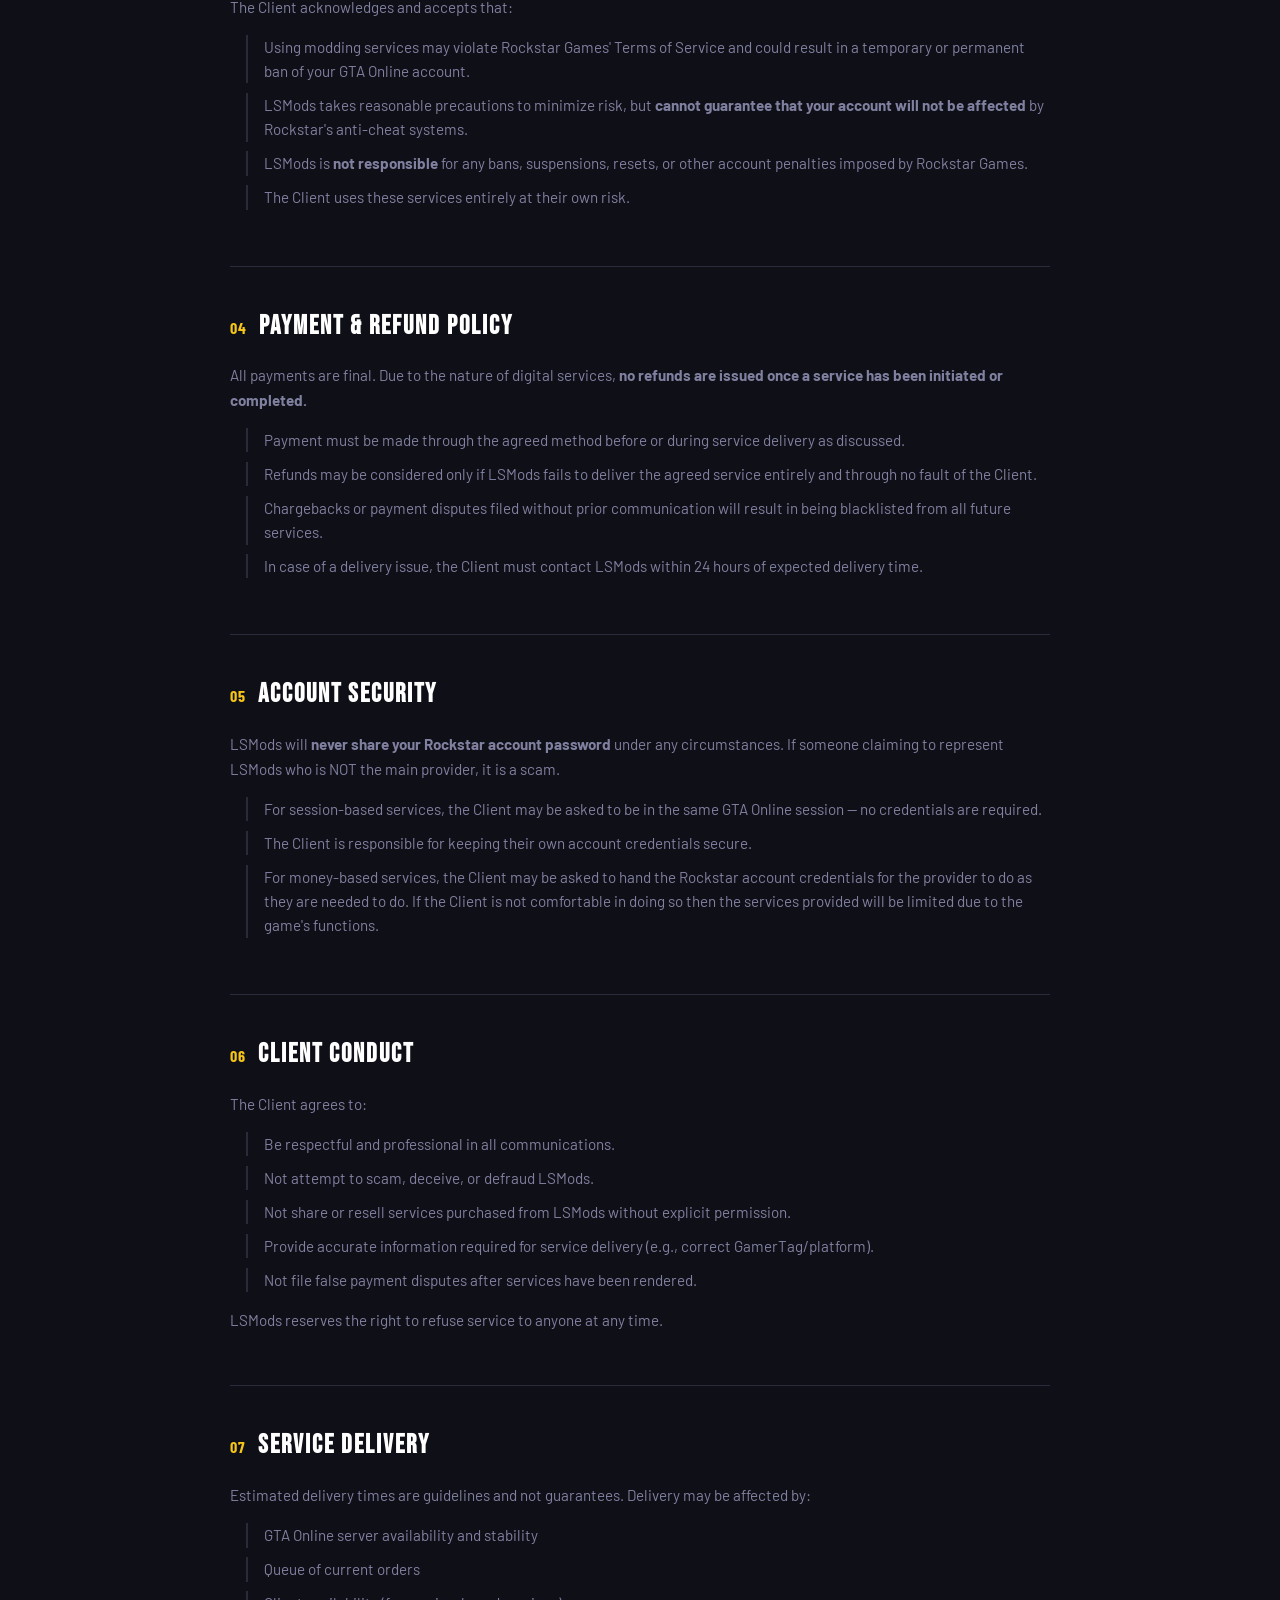
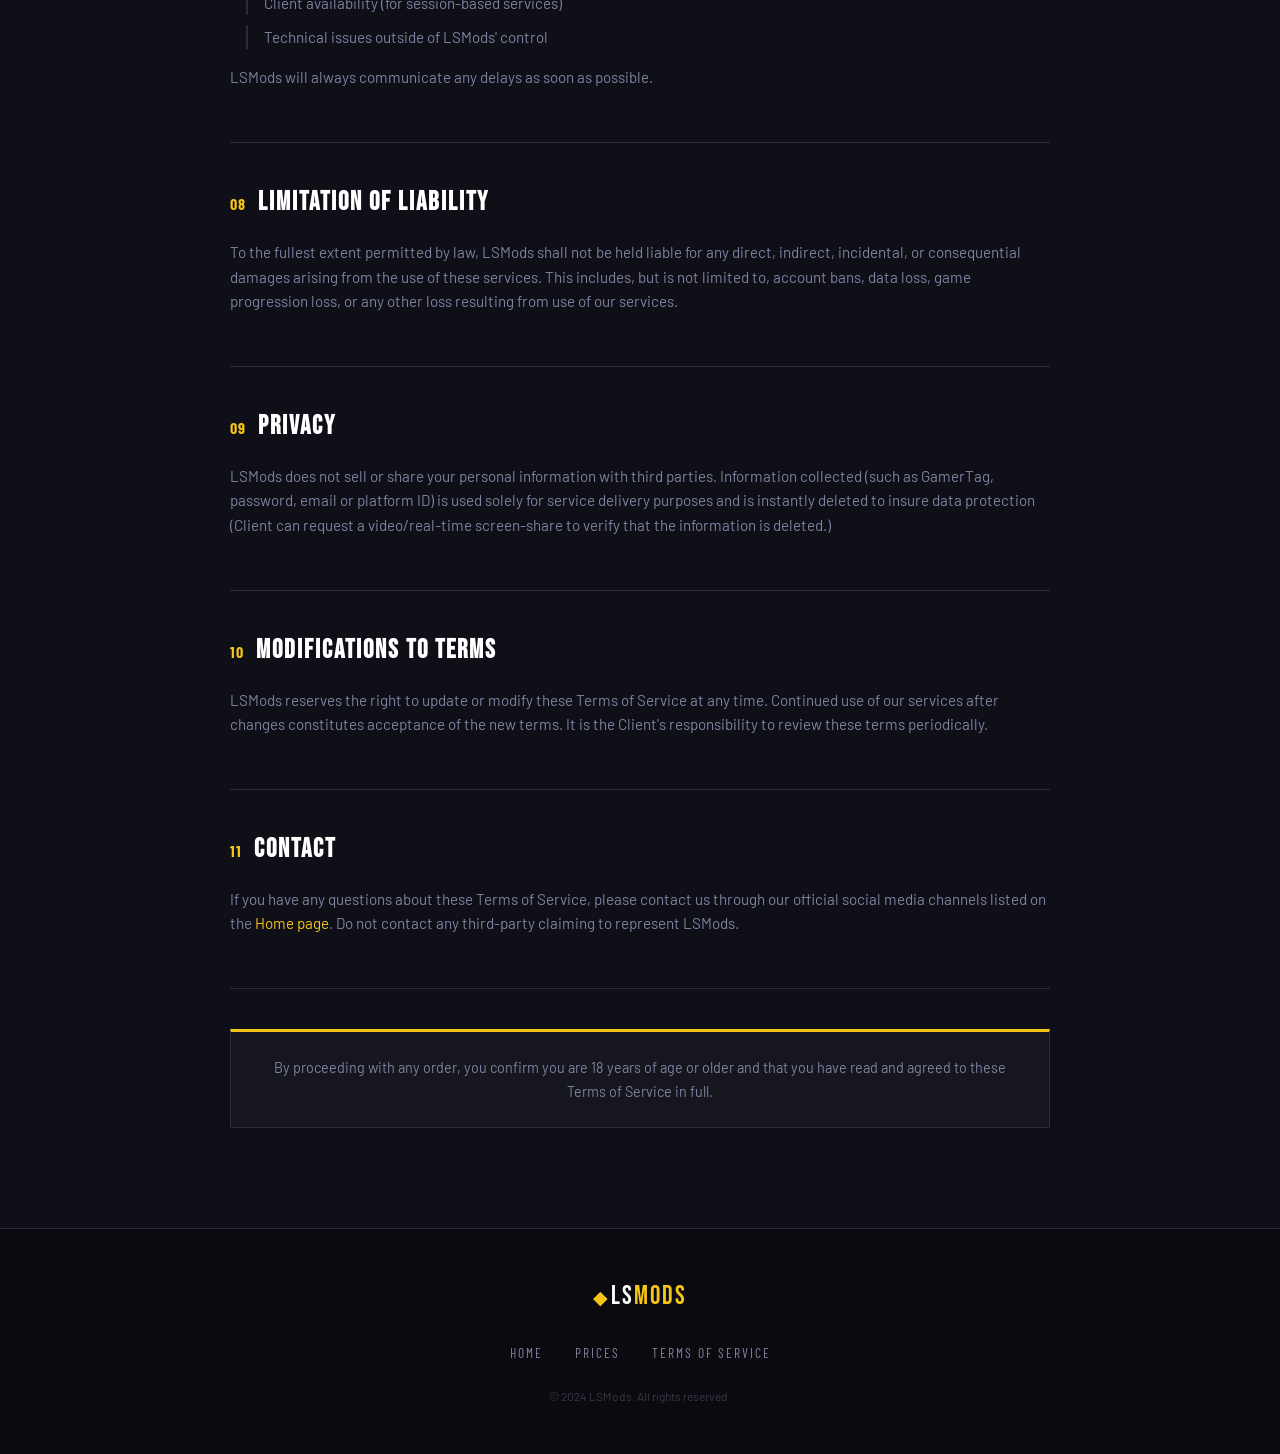
<file: tos.html>
<!DOCTYPE html>
<html lang="en">
<head>
  <meta charset="UTF-8" />
  <meta name="viewport" content="width=device-width, initial-scale=1.0" />
  <title>Terms of Service – LSMods</title>
  <link rel="stylesheet" href="style.css" />
  <link rel="preconnect" href="https://fonts.googleapis.com" />
  <link href="https://fonts.googleapis.com/css2?family=Bebas+Neue&family=Barlow:wght@300;400;600;700&family=Barlow+Condensed:wght@400;700&display=swap" rel="stylesheet" />
</head>
<body>

  <nav class="navbar" id="navbar">
    <div class="nav-logo">
      <span class="logo-icon">◆</span>
      <span class="logo-text">LS<span class="accent">MODS</span></span>
    </div>
    <ul class="nav-links">
      <li><a href="index.html">Home</a></li>
      <li><a href="prices.html">Prices</a></li>
      <li><a href="tos.html" class="active">Terms of Service</a></li>
    </ul>
    <a href="index.html#contact" class="nav-cta">Get Service</a>
    <button class="hamburger" id="hamburger">&#9776;</button>
  </nav>

  <section class="page-hero">
    <div class="hero-grid-overlay"></div>
    <div class="page-hero-content">
      <span class="section-tag">LEGAL</span>
      <h1 class="page-title">Terms of <span class="accent">Service</span></h1>
      <p>Last updated: March 2026 — Please read before ordering.</p>
    </div>
  </section>

  <section class="tos-section">
    <div class="tos-container">
      <div class="tos-warning">
        ⚠️ By using any service offered through LSMods, you confirm that you have read, understood, and agreed to all terms listed below.
      </div>

       <div class="tos-block">
        <h2><span class="tos-num">00</span> How it works</h2>
        <p>For the services to work as efficiently as possible, you will be asked to asked to provie the account's email/user with password. The client may demand to screen-share proof signing out from the account or the process of the service [How the service works will not be shown]. 
          <p>Please refer to TOS 5 if the client refuses to deliver credentials. LSMODS recommend changing your password once the delivery has been processed, However at LSMODS, client trust is paramount, and we are confident that a password reset will not be necessary. You can trust <b>US </b> </p> 
         <p> If you own GTA Enchanced on Rockstar Games then LSMODS needs the credentials for Social Club. If you own it in Steam then you'll need to provide the credentials to the Steam account.</p>
        </p>
      </div>

      <div class="tos-block">
        <h2><span class="tos-num">01</span> Agreement to Terms</h2>
        <p>By contacting LSMods and/or purchasing any service, you ("the Client") agree to be bound by these Terms of Service. If you do not agree with any part of these terms, you must not use the services. These terms apply to all services offered including but not limited to: GTA cash drops, RP level boosts, weapon unlocks, vehicle unlocks, and heist preparation packages.</p>
      </div>

      <div class="tos-block">
        <h2><span class="tos-num">02</span> Nature of Service</h2>
        <p>LSMods is an independent modding service for GTA V / GTA Online and is <strong>not affiliated with Rockstar Games, Take-Two Interactive, or any related entities.</strong> All in-game modifications are performed through third-party tools and methods. Services are provided on a best-effort basis.</p>
        <p>GTA V, GTA Online, and all related assets are trademarks of Rockstar Games and Take-Two Interactive. Use of these services may violate Rockstar Games' Terms of Service and End User Licence Agreement (EULA).</p>
      </div>

      <div class="tos-block">
        <h2><span class="tos-num">03</span> Risk Acknowledgment</h2>
        <p>The Client acknowledges and accepts that:</p>
        <ul class="tos-list">
          <li>Using modding services may violate Rockstar Games' Terms of Service and could result in a temporary or permanent ban of your GTA Online account.</li>
          <li>LSMods takes reasonable precautions to minimize risk, but <strong>cannot guarantee that your account will not be affected</strong> by Rockstar's anti-cheat systems.</li>
          <li>LSMods is <strong>not responsible</strong> for any bans, suspensions, resets, or other account penalties imposed by Rockstar Games.</li>
          <li>The Client uses these services entirely at their own risk.</li>
        </ul>
      </div>

      <div class="tos-block">
        <h2><span class="tos-num">04</span> Payment & Refund Policy</h2>
        <p>All payments are final. Due to the nature of digital services, <strong>no refunds are issued once a service has been initiated or completed.</strong></p>
        <ul class="tos-list">
          <li>Payment must be made through the agreed method before or during service delivery as discussed.</li>
          <li>Refunds may be considered only if LSMods fails to deliver the agreed service entirely and through no fault of the Client.</li>
          <li>Chargebacks or payment disputes filed without prior communication will result in being blacklisted from all future services.</li>
          <li>In case of a delivery issue, the Client must contact LSMods within 24 hours of expected delivery time.</li>
        </ul>
      </div>

      <div class="tos-block">
        <h2><span class="tos-num">05</span> Account Security</h2>
        <p>LSMods will <strong>never share your Rockstar account password</strong> under any circumstances. If someone claiming to represent LSMods who is NOT the main provider, it is a scam.</p>
        <ul class="tos-list">
          <li>For session-based services, the Client may be asked to be in the same GTA Online session — no credentials are required.</li>
          <li>The Client is responsible for keeping their own account credentials secure.</li>
          <li>For money-based services, the Client may be asked to hand the Rockstar account credentials for the provider to do as they are needed to do. If the Client is not comfortable in doing so then the services provided will be limited due to the game's functions. </li>
        </ul>
      </div>

      <div class="tos-block">
        <h2><span class="tos-num">06</span> Client Conduct</h2>
        <p>The Client agrees to:</p>
        <ul class="tos-list">
          <li>Be respectful and professional in all communications.</li>
          <li>Not attempt to scam, deceive, or defraud LSMods.</li>
          <li>Not share or resell services purchased from LSMods without explicit permission.</li>
          <li>Provide accurate information required for service delivery (e.g., correct GamerTag/platform).</li>
          <li>Not file false payment disputes after services have been rendered.</li>
        </ul>
        <p>LSMods reserves the right to refuse service to anyone at any time.</p>
      </div>

      <div class="tos-block">
        <h2><span class="tos-num">07</span> Service Delivery</h2>
        <p>Estimated delivery times are guidelines and not guarantees. Delivery may be affected by:</p>
        <ul class="tos-list">
          <li>GTA Online server availability and stability</li>
          <li>Queue of current orders</li>
          <li>Client availability (for session-based services)</li>
          <li>Technical issues outside of LSMods' control</li>
        </ul>
        <p>LSMods will always communicate any delays as soon as possible.</p>
      </div>

      <div class="tos-block">
        <h2><span class="tos-num">08</span> Limitation of Liability</h2>
        <p>To the fullest extent permitted by law, LSMods shall not be held liable for any direct, indirect, incidental, or consequential damages arising from the use of these services. This includes, but is not limited to, account bans, data loss, game progression loss, or any other loss resulting from use of our services.</p>
      </div>

      <div class="tos-block">
        <h2><span class="tos-num">09</span> Privacy</h2>
        <p>LSMods does not sell or share your personal information with third parties. Information collected (such as GamerTag, password, email or platform ID) is used solely for service delivery purposes and is instantly deleted to insure data protection (Client can request a video/real-time screen-share to verify that the information is deleted.) </p>
      </div>

      <div class="tos-block">
        <h2><span class="tos-num">10</span> Modifications to Terms</h2>
        <p>LSMods reserves the right to update or modify these Terms of Service at any time. Continued use of our services after changes constitutes acceptance of the new terms. It is the Client's responsibility to review these terms periodically.</p>
      </div>

      <div class="tos-block">
        <h2><span class="tos-num">11</span> Contact</h2>
        <p>If you have any questions about these Terms of Service, please contact us through our official social media channels listed on the <a href="index.html#contact" class="tos-link">Home page</a>. Do not contact any third-party claiming to represent LSMods.</p>
      </div>

      <div class="tos-footer-note">
        By proceeding with any order, you confirm you are 18 years of age or older and that you have read and agreed to these Terms of Service in full.
      </div>
    </div>
  </section>

  <footer class="footer">
    <div class="footer-inner">
      <div class="footer-logo">
        <span class="logo-icon">◆</span>
        <span class="logo-text">LS<span class="accent">MODS</span></span>
      </div>
      <nav class="footer-links">
        <a href="index.html">Home</a>
        <a href="prices.html">Prices</a>
        <a href="tos.html">Terms of Service</a>
      </nav>
      <p class="footer-copy">© 2024 LSMods. All rights reserved.</p>
    </div>
  </footer>

  <script src="script.js"></script>
</body>
</html>
</file>
<file: style.css>
/* =============================================
   LSMODS — GTA V Modding Service
   Dark Cinematic Theme | Bebas Neue + Barlow
   ============================================= */

   :root {
    --bg:       #0a0a0f;
    --bg2:      #0f0f18;
    --bg3:      #14141f;
    --panel:    #16161f;
    --border:   #2a2a3a;
    --accent:   #f5c518;
    --accent2:  #ff6b35;
    --accent3:  #00d4ff;
    --text:     #e8e8f0;
    --muted:    #8080a0;
    --bld1:     #1a1a2e;
    --bld2:     #16213e;
    --bld3:     #0f3460;
    --glow:     rgba(245, 197, 24, 0.15);
    --font-display: 'Bebas Neue', sans-serif;
    --font-body:    'Barlow', sans-serif;
    --font-cond:    'Barlow Condensed', sans-serif;
  }
  
  *, *::before, *::after { box-sizing: border-box; margin: 0; padding: 0; }
  
  html { scroll-behavior: smooth; }
  
  body {
    background: var(--bg);
    color: var(--text);
    font-family: var(--font-body);
    font-size: 16px;
    line-height: 1.6;
    overflow-x: hidden;
  }
  
  /* ---- UTILITY ---- */
  .accent { color: var(--accent); }
  
  /* ---- NAVBAR ---- */
  .navbar {
    position: fixed;
    top: 0; left: 0; right: 0;
    z-index: 100;
    display: flex;
    align-items: center;
    justify-content: space-between;
    padding: 0 2.5rem;
    height: 68px;
    background: rgba(10,10,15,0.9);
    backdrop-filter: blur(12px);
    border-bottom: 1px solid var(--border);
    transition: background 0.3s;
  }
  .navbar.scrolled { background: rgba(10,10,15,0.98); }
  
  .nav-logo { display: flex; align-items: center; gap: 8px; text-decoration: none; }
  .logo-icon { color: var(--accent); font-size: 1.2rem; }
  .logo-text { font-family: var(--font-display); font-size: 1.6rem; letter-spacing: 2px; color: #fff; }
  
  .nav-links { display: flex; gap: 2rem; list-style: none; }
  .nav-links a {
    font-family: var(--font-cond);
    font-weight: 700;
    font-size: 0.9rem;
    letter-spacing: 1.5px;
    text-transform: uppercase;
    color: var(--muted);
    text-decoration: none;
    transition: color 0.2s;
  }
  .nav-links a:hover, .nav-links a.active { color: var(--accent); }
  
  .nav-cta {
    font-family: var(--font-cond);
    font-weight: 700;
    font-size: 0.85rem;
    letter-spacing: 2px;
    text-transform: uppercase;
    color: var(--bg);
    background: var(--accent);
    padding: 8px 20px;
    text-decoration: none;
    clip-path: polygon(6px 0%, 100% 0%, calc(100% - 6px) 100%, 0% 100%);
    transition: background 0.2s, transform 0.2s;
  }
  .nav-cta:hover { background: #ffd740; transform: translateY(-1px); }
  
  .hamburger {
    display: none;
    background: none;
    border: none;
    color: var(--accent);
    font-size: 1.5rem;
    cursor: pointer;
  }
  
  /* ---- HERO ---- */
  .hero {
    position: relative;
    min-height: 100vh;
    display: flex;
    align-items: center;
    overflow: hidden;
    background: linear-gradient(135deg, #07070d 0%, #0d0d1a 50%, #0a0a10 100%);
    padding: 120px 2.5rem 60px;
  }
  
  .hero-grid-overlay {
    position: absolute;
    inset: 0;
    background-image:
      linear-gradient(rgba(245,197,24,0.04) 1px, transparent 1px),
      linear-gradient(90deg, rgba(245,197,24,0.04) 1px, transparent 1px);
    background-size: 60px 60px;
    pointer-events: none;
  }
  
  .hero-scan {
    position: absolute;
    top: 0; left: 0; right: 0;
    height: 2px;
    background: linear-gradient(90deg, transparent, var(--accent), transparent);
    animation: scanline 4s linear infinite;
    opacity: 0.4;
  }
  @keyframes scanline {
    0% { top: 0; }
    100% { top: 100%; }
  }
  
  .hero-content {
    position: relative;
    z-index: 2;
    max-width: 680px;
  }
  
  .hero-badge {
    display: inline-block;
    font-family: var(--font-cond);
    font-size: 0.75rem;
    font-weight: 700;
    letter-spacing: 3px;
    text-transform: uppercase;
    color: var(--accent);
    border: 1px solid rgba(245,197,24,0.4);
    padding: 5px 14px;
    margin-bottom: 1.5rem;
    background: rgba(245,197,24,0.07);
    animation: fadeUp 0.6s ease both;
  }
  
  .hero-title {
    font-family: var(--font-display);
    font-size: clamp(5rem, 10vw, 9rem);
    line-height: 0.9;
    letter-spacing: 4px;
    color: #fff;
    text-shadow: 0 0 60px rgba(245,197,24,0.2);
    animation: fadeUp 0.7s 0.1s ease both;
  }
  .hero-title-accent {
    color: var(--accent);
    -webkit-text-stroke: 2px var(--accent);
    text-shadow: 0 0 40px rgba(245,197,24,0.5);
  }
  
  .hero-sub {
    margin-top: 1.5rem;
    font-size: 1.1rem;
    color: var(--muted);
    max-width: 520px;
    animation: fadeUp 0.7s 0.2s ease both;
  }
  
  .hero-btns {
    margin-top: 2.5rem;
    display: flex;
    gap: 1rem;
    flex-wrap: wrap;
    animation: fadeUp 0.7s 0.3s ease both;
  }
  
  .btn-primary {
    display: inline-block;
    font-family: var(--font-cond);
    font-weight: 700;
    font-size: 0.95rem;
    letter-spacing: 2px;
    text-transform: uppercase;
    color: var(--bg);
    background: var(--accent);
    padding: 14px 32px;
    text-decoration: none;
    clip-path: polygon(8px 0%, 100% 0%, calc(100% - 8px) 100%, 0% 100%);
    transition: background 0.2s, transform 0.2s, box-shadow 0.2s;
  }
  .btn-primary:hover {
    background: #ffd740;
    transform: translateY(-2px);
    box-shadow: 0 8px 30px rgba(245,197,24,0.4);
  }
  
  .btn-ghost {
    display: inline-block;
    font-family: var(--font-cond);
    font-weight: 700;
    font-size: 0.95rem;
    letter-spacing: 2px;
    text-transform: uppercase;
    color: var(--accent);
    border: 1px solid rgba(245,197,24,0.5);
    padding: 14px 32px;
    text-decoration: none;
    clip-path: polygon(8px 0%, 100% 0%, calc(100% - 8px) 100%, 0% 100%);
    transition: background 0.2s, color 0.2s;
  }
  .btn-ghost:hover { background: rgba(245,197,24,0.1); }
  
  .hero-stats {
    display: flex;
    align-items: center;
    gap: 1.5rem;
    margin-top: 3rem;
    animation: fadeUp 0.7s 0.4s ease both;
  }
  .stat { display: flex; flex-direction: column; }
  .stat-num {
    font-family: var(--font-display);
    font-size: 2rem;
    color: var(--accent);
    line-height: 1;
  }
  .stat-label { font-size: 0.75rem; color: var(--muted); letter-spacing: 1px; text-transform: uppercase; }
  .stat-divider { width: 1px; height: 40px; background: var(--border); }
  
  /* Hero Visual */
  .hero-visual {
    position: absolute;
    right: 0; bottom: 0;
    width: 50%;
    height: 100%;
    pointer-events: none;
    z-index: 1;
  }
  .city-skyline { position: absolute; bottom: 0; right: 0; width: 100%; }
  .skyline-svg { width: 100%; opacity: 0.6; }
  
  .dollar-float {
    position: absolute;
    font-family: var(--font-display);
    color: var(--accent);
    opacity: 0;
    animation: floatUp 6s ease-in-out infinite;
  }
  .dollar1 { font-size: 3rem; right: 15%; bottom: 20%; animation-delay: 0s; }
  .dollar2 { font-size: 2rem; right: 30%; bottom: 10%; animation-delay: 2s; }
  .dollar3 { font-size: 2.5rem; right: 22%; bottom: 35%; animation-delay: 4s; }
  @keyframes floatUp {
    0% { opacity: 0; transform: translateY(0); }
    20% { opacity: 0.6; }
    80% { opacity: 0.3; }
    100% { opacity: 0; transform: translateY(-120px); }
  }
  
  /* ---- TRUST STRIP ---- */
  .trust-strip {
    display: flex;
    justify-content: center;
    flex-wrap: wrap;
    gap: 0;
    background: var(--accent);
    padding: 14px 2rem;
  }
  .trust-item {
    font-family: var(--font-cond);
    font-weight: 700;
    font-size: 0.85rem;
    letter-spacing: 2px;
    text-transform: uppercase;
    color: var(--bg);
    padding: 4px 28px;
    border-right: 2px solid rgba(0,0,0,0.2);
  }
  .trust-item:last-child { border-right: none; }
  .trust-icon { margin-right: 6px; }
  
  /* ---- SECTION SHARED ---- */
  .section-header {
    text-align: center;
    margin-bottom: 3.5rem;
  }
  .section-tag {
    display: inline-block;
    font-family: var(--font-cond);
    font-size: 0.75rem;
    font-weight: 700;
    letter-spacing: 4px;
    text-transform: uppercase;
    color: var(--accent);
    margin-bottom: 0.8rem;
  }
  .section-title {
    font-family: var(--font-display);
    font-size: clamp(2.5rem, 5vw, 4rem);
    letter-spacing: 3px;
    color: #fff;
    line-height: 1;
  }
  .section-sub {
    margin-top: 1rem;
    color: var(--muted);
    max-width: 560px;
    margin-left: auto;
    margin-right: auto;
  }
  
  /* ---- SERVICES ---- */
  .services {
    padding: 100px 2.5rem;
    background: var(--bg2);
    position: relative;
  }
  .services::before {
    content: '';
    position: absolute;
    top: 0; left: 0; right: 0;
    height: 1px;
    background: linear-gradient(90deg, transparent, var(--accent), transparent);
    opacity: 0.3;
  }
  
  .services-grid {
    display: grid;
    grid-template-columns: repeat(auto-fit, minmax(280px, 1fr));
    gap: 1.5rem;
    max-width: 1200px;
    margin: 0 auto;
  }
  
  .service-card {
    background: var(--panel);
    border: 1px solid var(--border);
    padding: 2rem;
    position: relative;
    transition: border-color 0.3s, transform 0.3s, box-shadow 0.3s;
    clip-path: polygon(12px 0%, 100% 0%, calc(100% - 12px) 100%, 0% 100%);
    opacity: 0;
    transform: translateY(20px);
  }
  .service-card.visible {
    opacity: 1;
    transform: translateY(0);
    transition: opacity 0.5s ease, transform 0.5s ease, border-color 0.3s, box-shadow 0.3s;
  }
  .service-card:hover {
    border-color: rgba(245,197,24,0.5);
    transform: translateY(-4px);
    box-shadow: 0 12px 40px rgba(245,197,24,0.1);
  }
  
  .service-icon {
    font-size: 2rem;
    margin-bottom: 1rem;
    display: block;
  }
  .service-card h3 {
    font-family: var(--font-display);
    font-size: 1.6rem;
    letter-spacing: 2px;
    color: #fff;
    margin-bottom: 0.6rem;
  }
  .service-card p { color: var(--muted); font-size: 0.95rem; }
  .service-tag {
    display: inline-block;
    margin-top: 1rem;
    font-family: var(--font-cond);
    font-size: 0.7rem;
    font-weight: 700;
    letter-spacing: 2px;
    text-transform: uppercase;
    color: var(--accent);
    border: 1px solid rgba(245,197,24,0.4);
    padding: 3px 10px;
    background: rgba(245,197,24,0.07);
  }
  
  /* ---- TRUST SECTION ---- */
  .trust-section {
    padding: 100px 2.5rem;
    background: var(--bg);
  }
  .trust-container {
    max-width: 1100px;
    margin: 0 auto;
    display: grid;
    grid-template-columns: 1fr 1fr;
    gap: 4rem;
    align-items: center;
  }
  .trust-text p { color: var(--muted); margin-bottom: 1rem; }
  .trust-list {
    list-style: none;
    margin: 1.5rem 0 2rem;
    display: flex;
    flex-direction: column;
    gap: 0.6rem;
  }
  .trust-list li { display: flex; align-items: center; gap: 10px; font-size: 0.95rem; }
  .check {
    color: var(--accent);
    font-weight: bold;
    font-size: 1rem;
  }
  
  .review-card {
    background: var(--panel);
    border: 1px solid var(--border);
    border-left: 3px solid var(--accent);
    padding: 1.4rem 1.6rem;
    margin-bottom: 1rem;
    transition: transform 0.3s;
  }
  .review-card:hover { transform: translateX(4px); }
  .review-stars { color: var(--accent); letter-spacing: 2px; margin-bottom: 0.5rem; }
  .review-card p { font-style: italic; color: var(--muted); font-size: 0.9rem; }
  .reviewer { font-size: 0.8rem; color: rgba(245,197,24,0.7); margin-top: 0.6rem; display: block; }
  
  /* ---- CONTACT ---- */
  .contact {
    padding: 100px 2.5rem;
    background: var(--bg2);
  }
  .socials-grid {
    display: flex;
    justify-content: center;
    flex-wrap: wrap;
    gap: 1.5rem;
    max-width: 900px;
    margin: 0 auto 2rem;
  }
  
  .social-card {
    display: flex;
    flex-direction: column;
    align-items: center;
    justify-content: center;
    gap: 10px;
    background: var(--panel);
    border: 1px solid var(--border);
    padding: 2rem 2.5rem;
    text-decoration: none;
    width: 180px;
    transition: border-color 0.3s, transform 0.3s, box-shadow 0.3s;
    clip-path: polygon(10px 0%, 100% 0%, calc(100% - 10px) 100%, 0% 100%);
  }
  .social-card:hover { transform: translateY(-5px); }
  .social-icon { transition: transform 0.3s; }
  .social-card:hover .social-icon { transform: scale(1.1); }
  .social-name {
    font-family: var(--font-display);
    font-size: 1.2rem;
    letter-spacing: 2px;
  }
  .social-handle { font-size: 0.8rem; color: var(--muted); }
  
  .discord { border-top: 3px solid #5865F2; }
  .discord .social-icon { color: #5865F2; }
  .discord .social-name { color: #5865F2; }
  .discord:hover { box-shadow: 0 10px 30px rgba(88,101,242,0.2); }
  
  .telegram { border-top: 3px solid #26A5E4; }
  .telegram .social-icon { color: #26A5E4; }
  .telegram .social-name { color: #26A5E4; }
  .telegram:hover { box-shadow: 0 10px 30px rgba(38,165,228,0.2); }
  
  .instagram { border-top: 3px solid #E1306C; }
  .instagram .social-icon { color: #E1306C; }
  .instagram .social-name { color: #E1306C; }
  .instagram:hover { box-shadow: 0 10px 30px rgba(225,48,108,0.2); }
  
  .twitter { border-top: 3px solid #fff; }
  .twitter .social-icon { color: #fff; }
  .twitter .social-name { color: #fff; }
  .twitter:hover { box-shadow: 0 10px 30px rgba(255,255,255,0.1); }
  
  .contact-note {
    text-align: center;
    font-size: 0.85rem;
    color: var(--muted);
    max-width: 600px;
    margin: 0 auto;
    padding: 12px;
    border: 1px solid rgba(255,107,53,0.3);
    background: rgba(255,107,53,0.06);
  }
  .contact-note strong { color: var(--accent2); }
  
  /* ---- PAGE HERO (Prices & TOS) ---- */
  .page-hero {
    position: relative;
    padding: 160px 2.5rem 80px;
    text-align: center;
    background: linear-gradient(135deg, #07070d, #0d0d1a);
    overflow: hidden;
  }
  .page-hero-content { position: relative; z-index: 2; }
  .page-title {
    font-family: var(--font-display);
    font-size: clamp(3rem, 7vw, 6rem);
    letter-spacing: 4px;
    color: #fff;
    margin: 0.5rem 0 1rem;
  }
  .page-hero p { color: var(--muted); }
  
  /* ---- PRICING ---- */
  .pricing-section {
    padding: 60px 2.5rem 100px;
    background: var(--bg2);
  }
  .pricing-note {
    max-width: 900px;
    margin: 0 auto 3rem;
    background: rgba(245,197,24,0.07);
    border: 1px solid rgba(245,197,24,0.3);
    border-left: 4px solid var(--accent);
    padding: 14px 20px;
    font-size: 0.9rem;
    color: var(--muted);
  }
  
  .pricing-category { max-width: 1100px; margin: 0 auto 4rem; }
  .cat-header {
    font-family: var(--font-display);
    font-size: 1.8rem;
    letter-spacing: 3px;
    color: var(--accent);
    border-bottom: 1px solid var(--border);
    padding-bottom: 1rem;
    margin-bottom: 2rem;
  }
  .cat-icon { margin-right: 10px; }
  
  .pricing-grid {
    display: grid;
    grid-template-columns: repeat(3, 1fr);
    gap: 1.5rem;
  }
  .pricing-grid.two-col { grid-template-columns: repeat(2, 1fr); }
  
  .price-card {
    background: var(--panel);
    border: 1px solid var(--border);
    padding: 1.8rem;
    position: relative;
    transition: border-color 0.3s, transform 0.3s, box-shadow 0.3s;
    display: flex;
    flex-direction: column;
  }
  .price-card:hover {
    border-color: rgba(245,197,24,0.4);
    transform: translateY(-4px);
    box-shadow: 0 12px 40px rgba(245,197,24,0.08);
  }
  .price-card.featured {
    border-color: rgba(245,197,24,0.5);
    background: linear-gradient(135deg, rgba(245,197,24,0.05), var(--panel));
  }
  .price-card.featured::before {
    content: '';
    position: absolute;
    top: -1px; left: -1px; right: -1px;
    height: 3px;
    background: var(--accent);
  }
  
  .price-top {
    display: flex;
    justify-content: space-between;
    align-items: flex-start;
    margin-bottom: 1rem;
    gap: 0.5rem;
  }
  .price-top h3 {
    font-family: var(--font-display);
    font-size: 1.4rem;
    letter-spacing: 2px;
    color: #fff;
  }
  .price-badge {
    font-family: var(--font-cond);
    font-size: 0.65rem;
    font-weight: 700;
    letter-spacing: 1.5px;
    text-transform: uppercase;
    padding: 3px 8px;
    border: 1px solid var(--border);
    color: var(--muted);
    white-space: nowrap;
  }
  .price-badge.hot {
    border-color: rgba(245,197,24,0.5);
    color: var(--accent);
    background: rgba(245,197,24,0.07);
  }
  
  .amount {
    font-family: var(--font-display);
    font-size: 2.2rem;
    letter-spacing: 2px;
    color: var(--accent);
    margin-bottom: 1.2rem;
  }
  .amount .currency {
    font-size: 1.2rem;
    color: var(--muted);
  }
  
  .price-features {
    list-style: none;
    display: flex;
    flex-direction: column;
    gap: 0.5rem;
    flex-grow: 1;
    margin-bottom: 1.5rem;
  }
  .price-features li { font-size: 0.9rem; color: var(--muted); }
  .price-features li::before { margin-right: 4px; }
  
  .real-price {
    font-family: var(--font-display);
    font-size: 2rem;
    color: #fff;
    letter-spacing: 2px;
    margin-bottom: 1.2rem;
  }
  
  .btn-price {
    display: block;
    text-align: center;
    font-family: var(--font-cond);
    font-weight: 700;
    font-size: 0.85rem;
    letter-spacing: 2px;
    text-transform: uppercase;
    color: var(--bg);
    background: var(--accent);
    padding: 12px;
    text-decoration: none;
    transition: background 0.2s, transform 0.2s;
    clip-path: polygon(6px 0%, 100% 0%, calc(100% - 6px) 100%, 0% 100%);
  }
  .btn-price:hover { background: #ffd740; transform: translateY(-1px); }
  
  .heist-banner {
    position: absolute;
    top: 0; left: 0; right: 0;
    background: linear-gradient(90deg, var(--accent3), #0066ff);
    color: #fff;
    font-family: var(--font-cond);
    font-weight: 700;
    font-size: 0.75rem;
    letter-spacing: 3px;
    text-transform: uppercase;
    text-align: center;
    padding: 5px;
  }
  .heist-banner.cayo { background: linear-gradient(90deg, #ff6b35, #ff0080); }
  .heist-card { padding-top: 2.8rem; }
  
  .bundle-cta {
    max-width: 1100px;
    margin: 2rem auto 0;
  }
  .bundle-inner {
    background: linear-gradient(135deg, rgba(245,197,24,0.08), rgba(245,197,24,0.02));
    border: 1px solid rgba(245,197,24,0.4);
    padding: 3rem;
    text-align: center;
  }
  .bundle-inner h2 {
    font-family: var(--font-display);
    font-size: 2.5rem;
    letter-spacing: 3px;
    color: #fff;
    margin-bottom: 1rem;
  }
  .bundle-inner p { color: var(--muted); max-width: 500px; margin: 0 auto 2rem; }
  
  /* ---- TERMS OF SERVICE ---- */
  .tos-section {
    padding: 60px 2.5rem 100px;
    background: var(--bg2);
  }
  .tos-container {
    max-width: 820px;
    margin: 0 auto;
  }
  .tos-warning {
    background: rgba(255,107,53,0.08);
    border: 1px solid rgba(255,107,53,0.4);
    border-left: 4px solid var(--accent2);
    padding: 16px 20px;
    color: var(--muted);
    font-size: 0.9rem;
    margin-bottom: 3rem;
  }
  .tos-block {
    margin-bottom: 2.5rem;
    padding-bottom: 2.5rem;
    border-bottom: 1px solid var(--border);
  }
  .tos-block:last-of-type { border-bottom: none; }
  .tos-block h2 {
    font-family: var(--font-display);
    font-size: 1.6rem;
    letter-spacing: 2px;
    color: #fff;
    margin-bottom: 1rem;
    display: flex;
    align-items: baseline;
    gap: 12px;
  }
  .tos-num {
    font-size: 1rem;
    color: var(--accent);
    font-family: var(--font-cond);
    letter-spacing: 1px;
  }
  .tos-block p { color: var(--muted); margin-bottom: 0.8rem; font-size: 0.95rem; }
  .tos-list {
    list-style: none;
    display: flex;
    flex-direction: column;
    gap: 0.6rem;
    margin: 1rem 0;
    padding-left: 1rem;
  }
  .tos-list li {
    color: var(--muted);
    font-size: 0.95rem;
    padding-left: 1rem;
    border-left: 2px solid var(--border);
  }
  .tos-link { color: var(--accent); text-decoration: none; }
  .tos-link:hover { text-decoration: underline; }
  .tos-footer-note {
    background: var(--panel);
    border: 1px solid var(--border);
    border-top: 3px solid var(--accent);
    padding: 1.5rem 2rem;
    text-align: center;
    color: var(--muted);
    font-size: 0.9rem;
    margin-top: 2rem;
  }
  
  /* ---- FOOTER ---- */
  .footer {
    background: var(--bg);
    border-top: 1px solid var(--border);
    padding: 3rem 2.5rem;
  }
  .footer-inner {
    max-width: 1100px;
    margin: 0 auto;
    display: flex;
    flex-direction: column;
    align-items: center;
    gap: 1.5rem;
    text-align: center;
  }
  .footer-links { display: flex; gap: 2rem; flex-wrap: wrap; justify-content: center; }
  .footer-links a {
    font-family: var(--font-cond);
    font-size: 0.85rem;
    letter-spacing: 2px;
    text-transform: uppercase;
    color: var(--muted);
    text-decoration: none;
    transition: color 0.2s;
  }
  .footer-links a:hover { color: var(--accent); }
  .footer-disclaimer {
    font-size: 0.75rem;
    color: rgba(128,128,160,0.5);
    max-width: 700px;
  }
  .footer-disclaimer a { color: var(--accent); }
  .footer-copy { font-size: 0.75rem; color: rgba(128,128,160,0.4); }
  
  /* ---- ANIMATIONS ---- */
  @keyframes fadeUp {
    from { opacity: 0; transform: translateY(20px); }
    to { opacity: 1; transform: translateY(0); }
  }
  
  /* ---- RESPONSIVE ---- */
  @media (max-width: 900px) {
    .nav-links { display: none; }
    .nav-cta { display: none; }
    .hamburger { display: block; }
  
    .nav-links.open {
      display: flex;
      flex-direction: column;
      position: absolute;
      top: 68px; left: 0; right: 0;
      background: rgba(10,10,15,0.97);
      padding: 1.5rem 2rem;
      gap: 1.2rem;
      border-bottom: 1px solid var(--border);
    }
  
    .hero { flex-direction: column; text-align: center; }
    .hero-content { max-width: 100%; }
    .hero-btns { justify-content: center; }
    .hero-stats { justify-content: center; }
    .hero-visual { display: none; }
  
    .trust-container { grid-template-columns: 1fr; }
    .pricing-grid { grid-template-columns: 1fr; }
    .pricing-grid.two-col { grid-template-columns: 1fr; }
  }
  
  @media (max-width: 600px) {
    .navbar { padding: 0 1.2rem; }
    .hero { padding: 100px 1.2rem 60px; }
    .services, .trust-section, .contact, .pricing-section, .tos-section { padding-left: 1.2rem; padding-right: 1.2rem; }
    .trust-strip { gap: 0; }
    .trust-item { border-right: none; border-bottom: 1px solid rgba(0,0,0,0.2); width: 100%; text-align: center; }
    .socials-grid { flex-direction: column; align-items: center; }
  }
</file>
